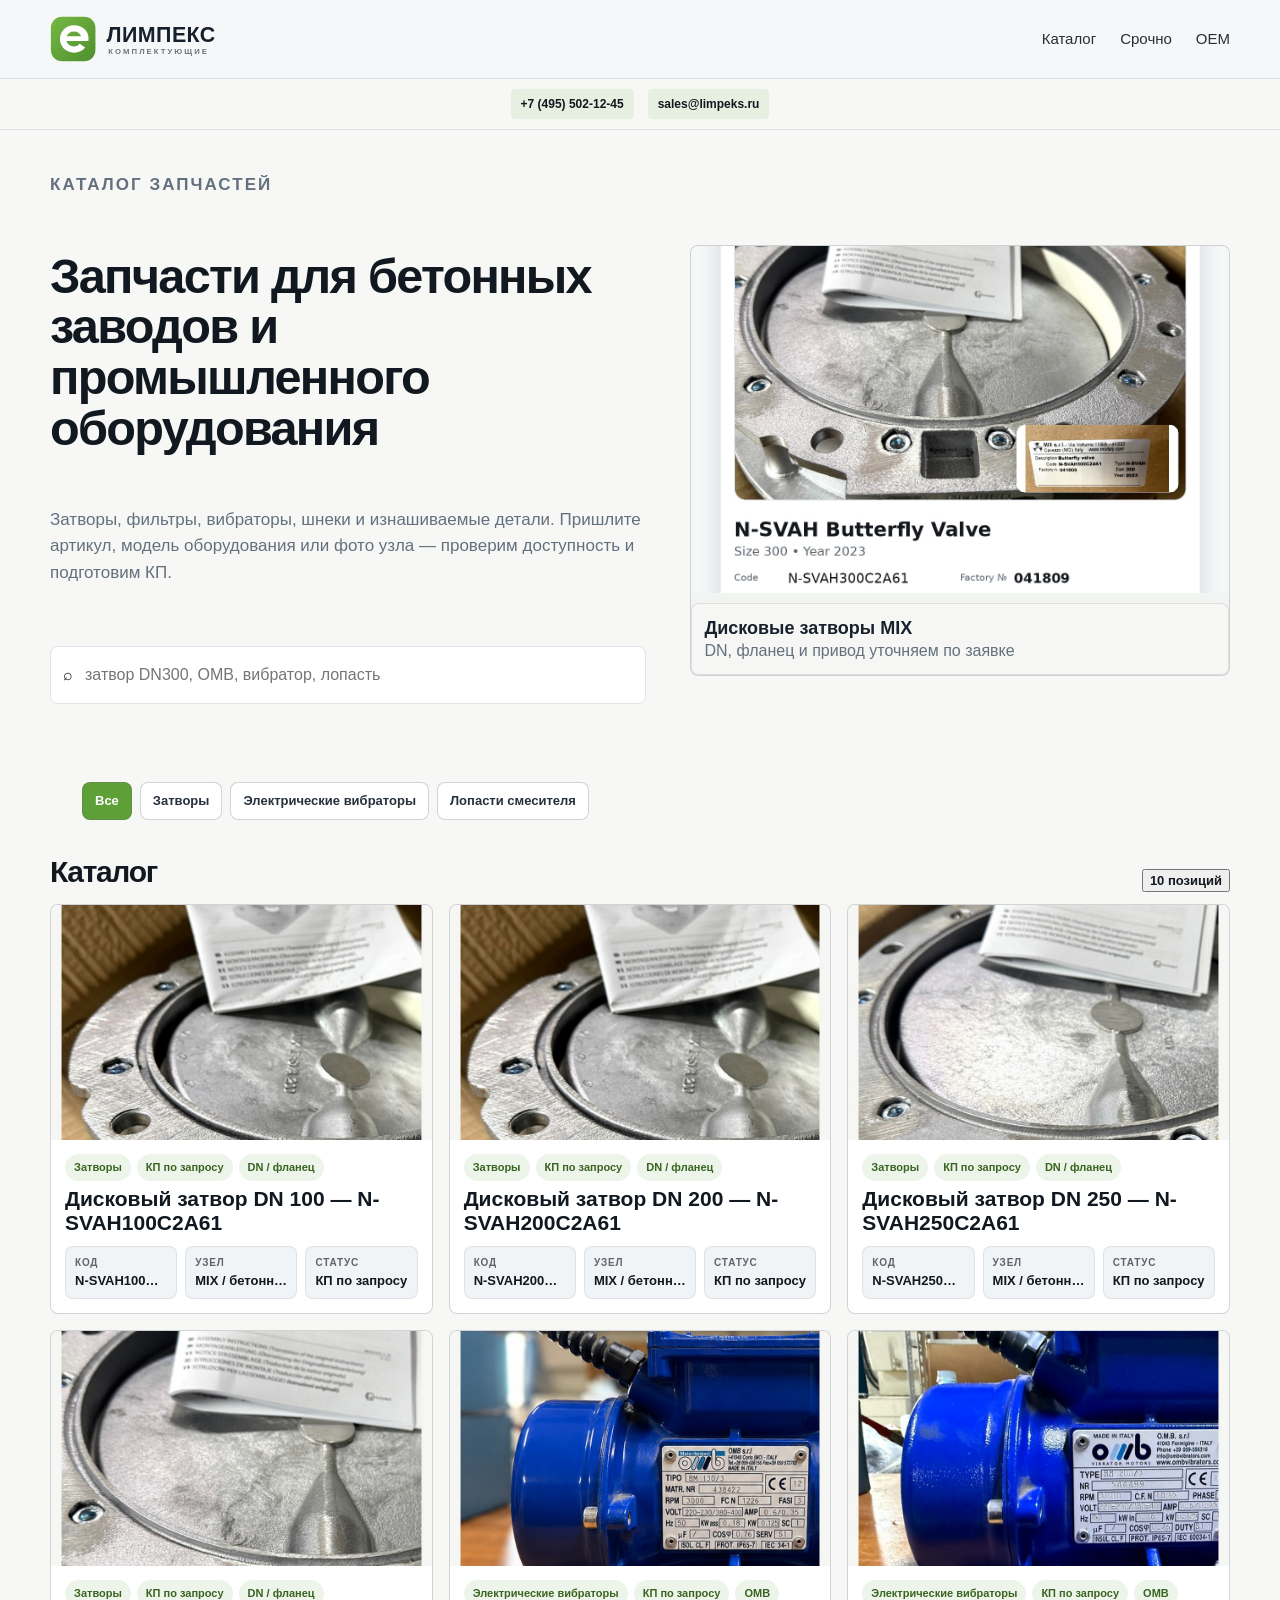
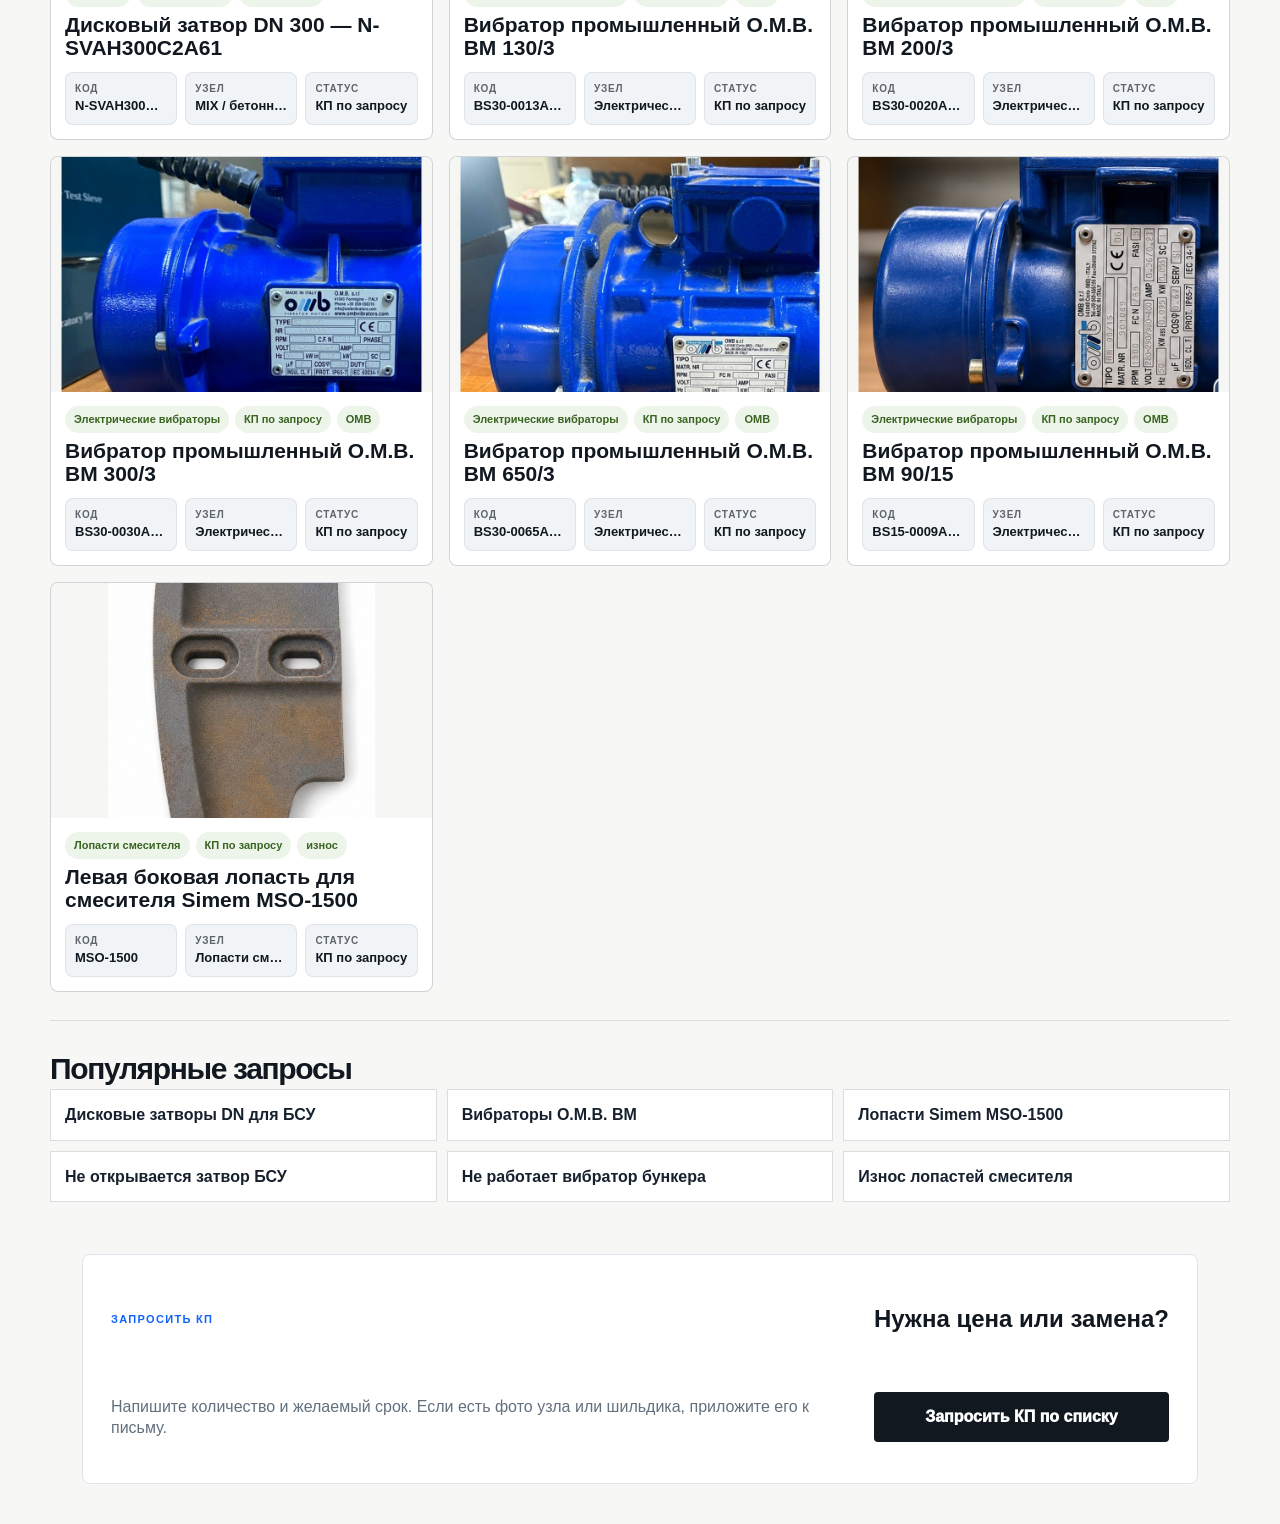
<file: index.html>
<!doctype html><html lang="ru"><head><meta charset="utf-8"><meta name="viewport" content="width=device-width, initial-scale=1"><title>Лимпекс — запчасти для БСУ и промышленного оборудования</title><meta name="description" content="Каталог запчастей для бетонных заводов и промышленного оборудования: затворы, фильтры, вибраторы, шнеки и изнашиваемые детали. Подбор по артикулу, модели, фото узла или шильдика."><meta name="robots" content="index,follow,max-image-preview:large"><link rel="canonical" href="https://retawrdg.github.io/industrial-design-variants/"><meta property="og:type" content="website"><meta property="og:locale" content="ru_RU"><meta property="og:title" content="Лимпекс — запчасти для БСУ и промышленного оборудования"><meta property="og:description" content="Каталог запчастей для бетонных заводов и промышленного оборудования: затворы, фильтры, вибраторы, шнеки и изнашиваемые детали. Подбор по артикулу, модели, фото узла или шильдика."><meta property="og:url" content="https://retawrdg.github.io/industrial-design-variants/"><meta property="og:image" content="https://retawrdg.github.io/industrial-design-variants/real-assets/real-4.jpg"><meta name="twitter:card" content="summary_large_image"><meta name="theme-color" content="#1f6b4a"><link rel="icon" href="brand/limpeks-mark-clean.svg" type="image/svg+xml"><link rel="stylesheet" href="styles.css"><script type="application/ld+json">{"@context":"https://schema.org","@graph":[{"@type":"Organization","@id":"https://retawrdg.github.io/industrial-design-variants/#organization","name":"Лимпекс","url":"https://retawrdg.github.io/industrial-design-variants/","logo":"https://retawrdg.github.io/industrial-design-variants/brand/limpeks-logo-clean.svg","email":["sales@limpeks.ru","mail@limpeks.ru"],"telephone":["+7 (495) 502-12-45","+7 (495) 737-40-11"],"contactPoint":[{"@type":"ContactPoint","telephone":"+7 (495) 502-12-45","email":"sales@limpeks.ru","contactType":"sales","areaServed":"RU","availableLanguage":["ru"]},{"@type":"ContactPoint","telephone":"+7 (495) 737-40-11","email":"mail@limpeks.ru","contactType":"customer service","areaServed":"RU","availableLanguage":["ru"]}]},{"@type":"WebSite","@id":"https://retawrdg.github.io/industrial-design-variants/#website","name":"Лимпекс — каталог запчастей","url":"https://retawrdg.github.io/industrial-design-variants/","publisher":{"@id":"https://retawrdg.github.io/industrial-design-variants/#organization"},"inLanguage":"ru-RU"},{"@type":"WebPage","@id":"https://retawrdg.github.io/industrial-design-variants/#webpage","url":"https://retawrdg.github.io/industrial-design-variants/","name":"Лимпекс — запчасти для БСУ и промышленного оборудования","description":"Каталог запчастей для бетонных заводов и промышленного оборудования: затворы, фильтры, вибраторы, шнеки и изнашиваемые детали. Подбор по артикулу, модели, фото узла или шильдика.","isPartOf":{"@id":"https://retawrdg.github.io/industrial-design-variants/#website"},"about":{"@id":"https://retawrdg.github.io/industrial-design-variants/#organization"},"inLanguage":"ru-RU","primaryImageOfPage":{"@type":"ImageObject","url":"https://retawrdg.github.io/industrial-design-variants/real-assets/real-4.jpg"}},{"@type":"BreadcrumbList","@id":"https://retawrdg.github.io/industrial-design-variants/#breadcrumb","itemListElement":[{"@type":"ListItem","position":1,"name":"Лимпекс","item":"https://retawrdg.github.io/industrial-design-variants/"},{"@type":"ListItem","position":2,"name":"Каталог запчастей","item":"https://retawrdg.github.io/industrial-design-variants/"}]}]}</script></head><body class="theme-a"><div class="mobile-shell"><header class="topbar"><a class="logo" href="index.html"><img src="brand/limpeks-logo-clean.svg" alt="Лимпекс"></a><nav class="nav-mini"><a href="#catalog">Каталог</a><a href="variant-b.html">Срочно</a><a href="variant-c.html">OEM</a></nav></header><div class="contact-strip"><a href="tel:+74955021245">+7 (495) 502-12-45</a><a href="mailto:sales@limpeks.ru">sales@limpeks.ru</a></div><main><section class="hero"><p class="micro">Каталог запчастей</p><h1>Запчасти для бетонных заводов и промышленного оборудования</h1><p>Затворы, фильтры, вибраторы, шнеки и изнашиваемые детали. Пришлите артикул, модель оборудования или фото узла — проверим доступность и подготовим КП.</p><div class="searchbar"><span>⌕</span><input id="searchInput" placeholder="затвор DN300, OMB, вибратор, лопасть"></div><div class="hero-photo"><img src="real-assets/real-4.jpg" alt="Дисковый затвор DN300"><span class="photo-badge">ТИП ДЕТАЛИ</span><div class="photo-caption"><strong>Дисковые затворы MIX</strong><span class="muted">DN, фланец и привод уточняем по заявке</span></div></div></section><div id="chips" class="chips"></div><section class="section" id="catalog"><div class="section-head"><h2>Каталог</h2><button class="small-link" data-scroll-products><span id="resultCount">0 позиций</span></button></div><div id="productGrid" class="product-grid"></div></section><section class="seo-links section"><h2>Популярные запросы</h2><div class="seo-link-grid"><a href="zapchasti/diskovye-zatvory-dn/">Дисковые затворы DN для БСУ</a><a href="zapchasti/vibratory-omb/">Вибраторы O.M.B. BM</a><a href="zapchasti/lopasti-smesitelya-simem/">Лопасти Simem MSO-1500</a><a href="diagnostika/ne-otkryvaetsya-zatvor-bsu/">Не открывается затвор БСУ</a><a href="diagnostika/ne-rabotaet-vibrator-bunkera/">Не работает вибратор бункера</a><a href="diagnostika/iznos-lopastey-smesitelya/">Износ лопастей смесителя</a></div></section><section class="rfq-card"><p class="micro">Запросить КП</p><h2>Нужна цена или замена?</h2><p class="muted">Напишите количество и желаемый срок. Если есть фото узла или шильдика, приложите его к письму.</p><button class="btn secondary full" data-rfq>Запросить КП по списку</button></section></main><div class="bottom-cta"><div class="bottom-inner"><button class="btn primary full" data-rfq>Запросить КП</button></div></div></div><div id="drawer" class="drawer" aria-hidden="true"><div class="drawer-backdrop" data-close></div><div class="drawer-panel"><img id="drawerImg" alt=""><div id="drawerGallery" class="drawer-gallery"></div><div class="drawer-head"><div><h2 id="drawerTitle"></h2><p id="drawerSub" class="muted"></p></div><button class="x" data-close>×</button></div><div id="drawerSpecs" class="spec-list"></div><p id="drawerNote" class="muted"></p><button class="btn primary full" data-rfq>Запросить КП по этой позиции</button></div></div><script src="products.js"></script><script src="app.js"></script></body></html>
</file>
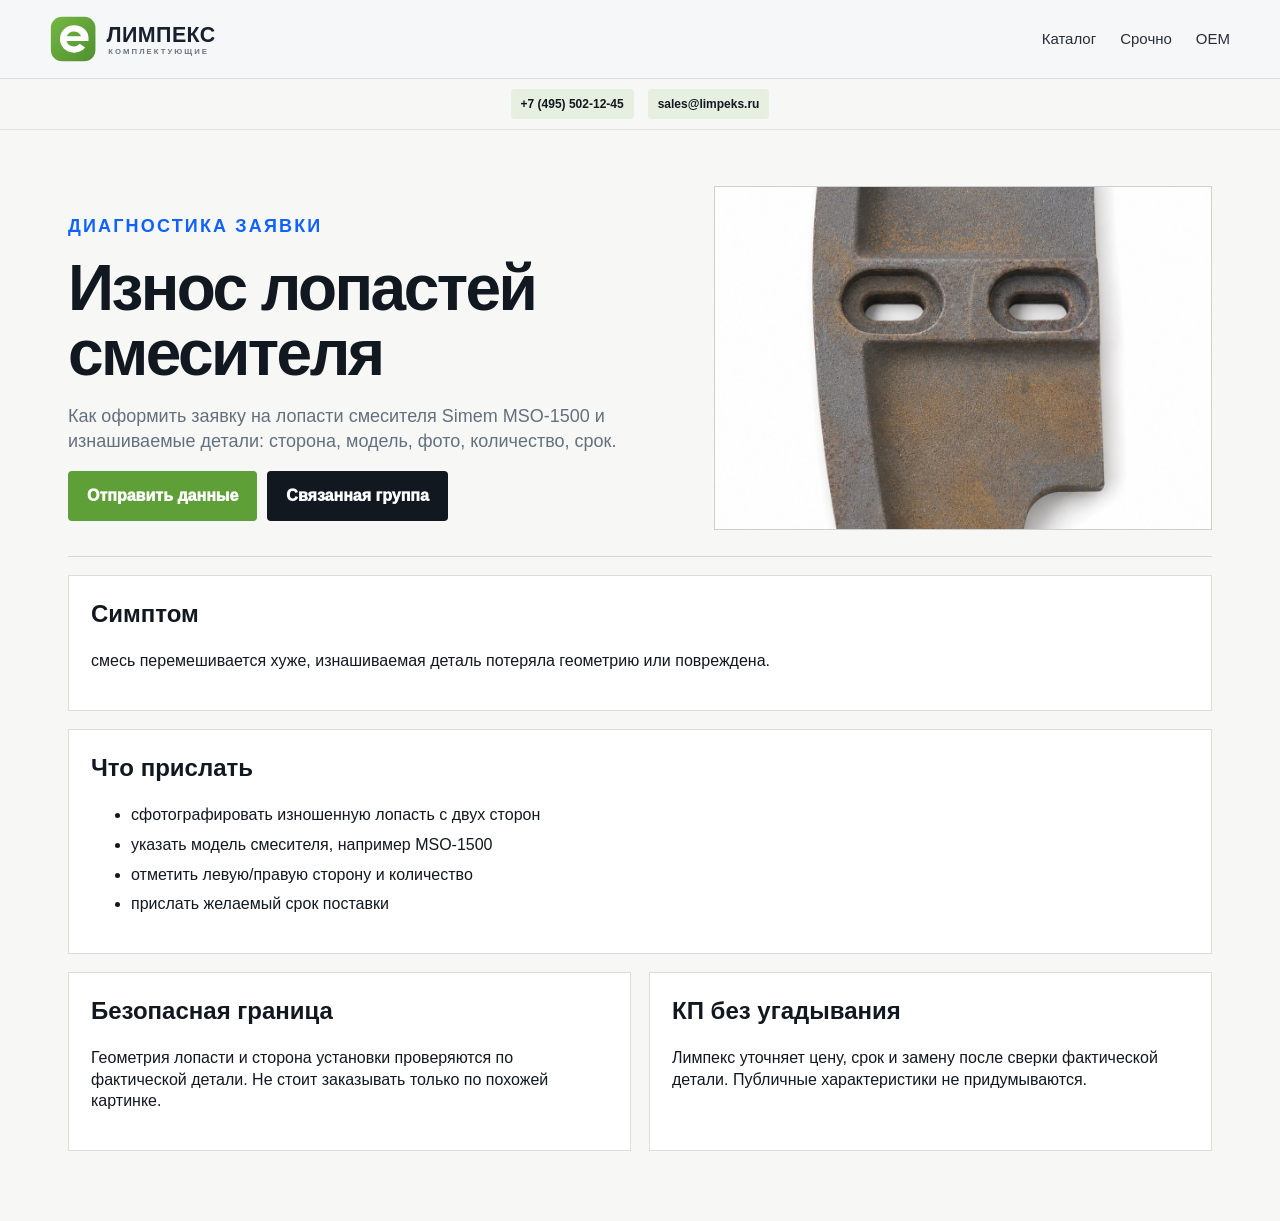
<file: diagnostika/iznos-lopastey-smesitelya/index.html>
<!doctype html><html lang="ru"><head><meta charset="utf-8"><meta name="viewport" content="width=device-width, initial-scale=1"><title>Износ лопастей смесителя — когда готовить замену</title><meta name="description" content="Как оформить заявку на лопасти смесителя Simem MSO-1500 и изнашиваемые детали: сторона, модель, фото, количество, срок."><meta name="robots" content="index,follow,max-image-preview:large"><link rel="canonical" href="https://retawrdg.github.io/industrial-design-variants/diagnostika/iznos-lopastey-smesitelya/"><meta property="og:type" content="website"><meta property="og:locale" content="ru_RU"><meta property="og:title" content="Износ лопастей смесителя — когда готовить замену"><meta property="og:description" content="Как оформить заявку на лопасти смесителя Simem MSO-1500 и изнашиваемые детали: сторона, модель, фото, количество, срок."><meta property="og:url" content="https://retawrdg.github.io/industrial-design-variants/diagnostika/iznos-lopastey-smesitelya/"><meta property="og:image" content="https://retawrdg.github.io/industrial-design-variants/real-assets/real-10.jpg"><meta name="twitter:card" content="summary_large_image"><meta name="theme-color" content="#5f9f37"><link rel="icon" href="../../brand/limpeks-mark-clean.svg" type="image/svg+xml"><link rel="stylesheet" href="../../styles.css"><script type="application/ld+json">{"@context":"https://schema.org","@graph":[{"@type":"Organization","@id":"https://retawrdg.github.io/industrial-design-variants/#organization","name":"Лимпекс","url":"https://retawrdg.github.io/industrial-design-variants/","logo":"https://retawrdg.github.io/industrial-design-variants/brand/limpeks-logo-clean.svg","email":["sales@limpeks.ru","mail@limpeks.ru"],"telephone":["+7 (495) 502-12-45","+7 (495) 737-40-11"]},{"@type":"WebSite","@id":"https://retawrdg.github.io/industrial-design-variants/#website","name":"Лимпекс — каталог запчастей","url":"https://retawrdg.github.io/industrial-design-variants/","publisher":{"@id":"https://retawrdg.github.io/industrial-design-variants/#organization"},"inLanguage":"ru-RU"},{"@type":"WebPage","@id":"https://retawrdg.github.io/industrial-design-variants/diagnostika/iznos-lopastey-smesitelya/#webpage","url":"https://retawrdg.github.io/industrial-design-variants/diagnostika/iznos-lopastey-smesitelya/","name":"Износ лопастей смесителя — когда готовить замену","description":"Как оформить заявку на лопасти смесителя Simem MSO-1500 и изнашиваемые детали: сторона, модель, фото, количество, срок.","isPartOf":{"@id":"https://retawrdg.github.io/industrial-design-variants/#website"},"about":{"@id":"https://retawrdg.github.io/industrial-design-variants/#organization"},"inLanguage":"ru-RU","primaryImageOfPage":{"@type":"ImageObject","url":"https://retawrdg.github.io/industrial-design-variants/real-assets/real-10.jpg"}},{"@type":"BreadcrumbList","@id":"https://retawrdg.github.io/industrial-design-variants/diagnostika/iznos-lopastey-smesitelya/#breadcrumb","itemListElement":[{"@type":"ListItem","position":1,"name":"Лимпекс","item":"https://retawrdg.github.io/industrial-design-variants/"},{"@type":"ListItem","position":2,"name":"Износ лопастей смесителя — когда готовить замену","item":"https://retawrdg.github.io/industrial-design-variants/diagnostika/iznos-lopastey-smesitelya/"}]},{"@type":"TechArticle","@id":"https://retawrdg.github.io/industrial-design-variants/diagnostika/iznos-lopastey-smesitelya/#article","headline":"Износ лопастей смесителя — когда готовить замену","description":"Как оформить заявку на лопасти смесителя Simem MSO-1500 и изнашиваемые детали: сторона, модель, фото, количество, срок.","image":"https://retawrdg.github.io/industrial-design-variants/real-assets/real-10.jpg","author":{"@id":"https://retawrdg.github.io/industrial-design-variants/#organization"},"publisher":{"@id":"https://retawrdg.github.io/industrial-design-variants/#organization"},"inLanguage":"ru-RU","mainEntityOfPage":"https://retawrdg.github.io/industrial-design-variants/diagnostika/iznos-lopastey-smesitelya/"}]}</script></head><body class="theme-a seo-body"><div class="mobile-shell seo-shell"><header class="topbar"><a class="logo" href="../../index.html"><img src="../../brand/limpeks-logo-clean.svg" alt="Лимпекс"></a><nav class="nav-mini"><a href="../../index.html#catalog">Каталог</a><a href="../../variant-b.html">Срочно</a><a href="../../variant-c.html">OEM</a></nav></header><div class="contact-strip"><a href="tel:+74955021245">+7 (495) 502-12-45</a><a href="mailto:sales@limpeks.ru">sales@limpeks.ru</a></div><main class="seo-page"><section class="seo-hero"><div><p class="micro">Диагностика заявки</p><h1>Износ лопастей смесителя</h1><p>Как оформить заявку на лопасти смесителя Simem MSO-1500 и изнашиваемые детали: сторона, модель, фото, количество, срок.</p><div class="seo-cta"><a class="btn primary" href="mailto:sales@limpeks.ru?subject=Подбор детали — Износ лопастей смесителя">Отправить данные</a><a class="btn secondary" href="../../zapchasti/lopasti-smesitelya-simem/">Связанная группа</a></div></div><img src="../../real-assets/real-10.jpg" alt="Износ лопастей смесителя"></section><section class="seo-block"><h2>Симптом</h2><p>смесь перемешивается хуже, изнашиваемая деталь потеряла геометрию или повреждена.</p></section><section class="seo-block"><h2>Что прислать</h2><ul class="seo-list"><li>сфотографировать изношенную лопасть с двух сторон</li><li>указать модель смесителя, например MSO-1500</li><li>отметить левую/правую сторону и количество</li><li>прислать желаемый срок поставки</li></ul></section><section class="seo-grid"><article><h2>Безопасная граница</h2><p>Геометрия лопасти и сторона установки проверяются по фактической детали. Не стоит заказывать только по похожей картинке.</p></article><article><h2>КП без угадывания</h2><p>Лимпекс уточняет цену, срок и замену после сверки фактической детали. Публичные характеристики не придумываются.</p></article></section></main></div></body></html>
</file>
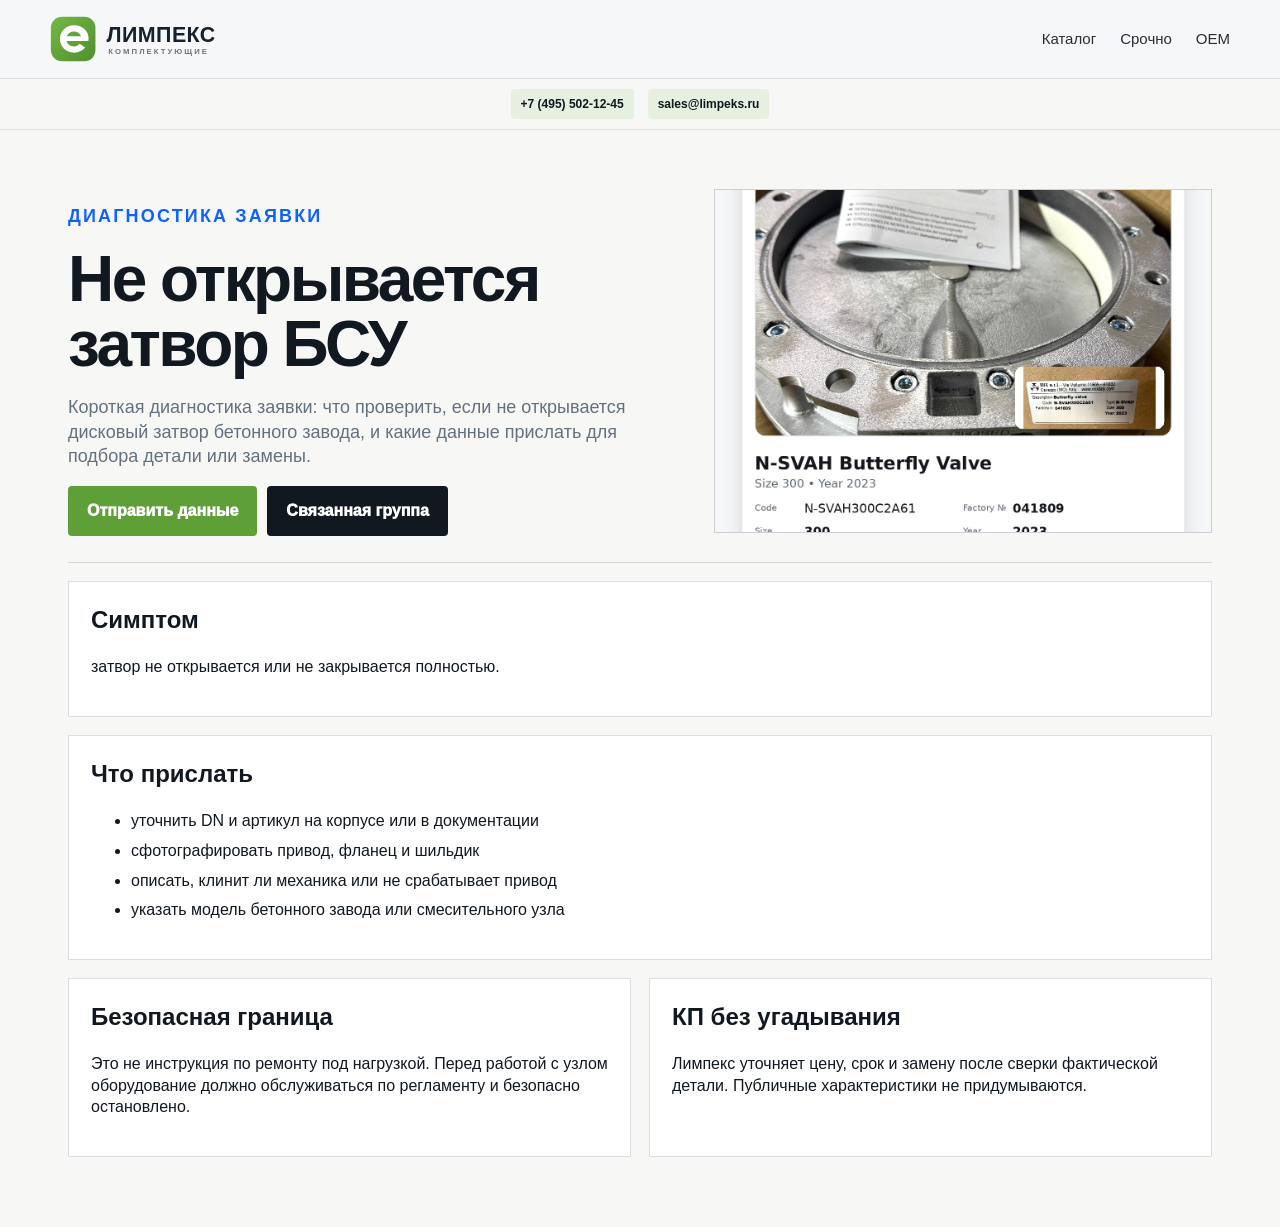
<file: diagnostika/ne-otkryvaetsya-zatvor-bsu/index.html>
<!doctype html><html lang="ru"><head><meta charset="utf-8"><meta name="viewport" content="width=device-width, initial-scale=1"><title>Не открывается затвор БСУ — что проверить перед заявкой</title><meta name="description" content="Короткая диагностика заявки: что проверить, если не открывается дисковый затвор бетонного завода, и какие данные прислать для подбора детали или замены."><meta name="robots" content="index,follow,max-image-preview:large"><link rel="canonical" href="https://retawrdg.github.io/industrial-design-variants/diagnostika/ne-otkryvaetsya-zatvor-bsu/"><meta property="og:type" content="website"><meta property="og:locale" content="ru_RU"><meta property="og:title" content="Не открывается затвор БСУ — что проверить перед заявкой"><meta property="og:description" content="Короткая диагностика заявки: что проверить, если не открывается дисковый затвор бетонного завода, и какие данные прислать для подбора детали или замены."><meta property="og:url" content="https://retawrdg.github.io/industrial-design-variants/diagnostika/ne-otkryvaetsya-zatvor-bsu/"><meta property="og:image" content="https://retawrdg.github.io/industrial-design-variants/real-assets/real-4.jpg"><meta name="twitter:card" content="summary_large_image"><meta name="theme-color" content="#5f9f37"><link rel="icon" href="../../brand/limpeks-mark-clean.svg" type="image/svg+xml"><link rel="stylesheet" href="../../styles.css"><script type="application/ld+json">{"@context":"https://schema.org","@graph":[{"@type":"Organization","@id":"https://retawrdg.github.io/industrial-design-variants/#organization","name":"Лимпекс","url":"https://retawrdg.github.io/industrial-design-variants/","logo":"https://retawrdg.github.io/industrial-design-variants/brand/limpeks-logo-clean.svg","email":["sales@limpeks.ru","mail@limpeks.ru"],"telephone":["+7 (495) 502-12-45","+7 (495) 737-40-11"]},{"@type":"WebSite","@id":"https://retawrdg.github.io/industrial-design-variants/#website","name":"Лимпекс — каталог запчастей","url":"https://retawrdg.github.io/industrial-design-variants/","publisher":{"@id":"https://retawrdg.github.io/industrial-design-variants/#organization"},"inLanguage":"ru-RU"},{"@type":"WebPage","@id":"https://retawrdg.github.io/industrial-design-variants/diagnostika/ne-otkryvaetsya-zatvor-bsu/#webpage","url":"https://retawrdg.github.io/industrial-design-variants/diagnostika/ne-otkryvaetsya-zatvor-bsu/","name":"Не открывается затвор БСУ — что проверить перед заявкой","description":"Короткая диагностика заявки: что проверить, если не открывается дисковый затвор бетонного завода, и какие данные прислать для подбора детали или замены.","isPartOf":{"@id":"https://retawrdg.github.io/industrial-design-variants/#website"},"about":{"@id":"https://retawrdg.github.io/industrial-design-variants/#organization"},"inLanguage":"ru-RU","primaryImageOfPage":{"@type":"ImageObject","url":"https://retawrdg.github.io/industrial-design-variants/real-assets/real-4.jpg"}},{"@type":"BreadcrumbList","@id":"https://retawrdg.github.io/industrial-design-variants/diagnostika/ne-otkryvaetsya-zatvor-bsu/#breadcrumb","itemListElement":[{"@type":"ListItem","position":1,"name":"Лимпекс","item":"https://retawrdg.github.io/industrial-design-variants/"},{"@type":"ListItem","position":2,"name":"Не открывается затвор БСУ — что проверить перед заявкой","item":"https://retawrdg.github.io/industrial-design-variants/diagnostika/ne-otkryvaetsya-zatvor-bsu/"}]},{"@type":"TechArticle","@id":"https://retawrdg.github.io/industrial-design-variants/diagnostika/ne-otkryvaetsya-zatvor-bsu/#article","headline":"Не открывается затвор БСУ — что проверить перед заявкой","description":"Короткая диагностика заявки: что проверить, если не открывается дисковый затвор бетонного завода, и какие данные прислать для подбора детали или замены.","image":"https://retawrdg.github.io/industrial-design-variants/real-assets/real-4.jpg","author":{"@id":"https://retawrdg.github.io/industrial-design-variants/#organization"},"publisher":{"@id":"https://retawrdg.github.io/industrial-design-variants/#organization"},"inLanguage":"ru-RU","mainEntityOfPage":"https://retawrdg.github.io/industrial-design-variants/diagnostika/ne-otkryvaetsya-zatvor-bsu/"}]}</script></head><body class="theme-a seo-body"><div class="mobile-shell seo-shell"><header class="topbar"><a class="logo" href="../../index.html"><img src="../../brand/limpeks-logo-clean.svg" alt="Лимпекс"></a><nav class="nav-mini"><a href="../../index.html#catalog">Каталог</a><a href="../../variant-b.html">Срочно</a><a href="../../variant-c.html">OEM</a></nav></header><div class="contact-strip"><a href="tel:+74955021245">+7 (495) 502-12-45</a><a href="mailto:sales@limpeks.ru">sales@limpeks.ru</a></div><main class="seo-page"><section class="seo-hero"><div><p class="micro">Диагностика заявки</p><h1>Не открывается затвор БСУ</h1><p>Короткая диагностика заявки: что проверить, если не открывается дисковый затвор бетонного завода, и какие данные прислать для подбора детали или замены.</p><div class="seo-cta"><a class="btn primary" href="mailto:sales@limpeks.ru?subject=Подбор детали — Не открывается затвор БСУ">Отправить данные</a><a class="btn secondary" href="../../zapchasti/diskovye-zatvory-dn/">Связанная группа</a></div></div><img src="../../real-assets/real-4.jpg" alt="Не открывается затвор БСУ"></section><section class="seo-block"><h2>Симптом</h2><p>затвор не открывается или не закрывается полностью.</p></section><section class="seo-block"><h2>Что прислать</h2><ul class="seo-list"><li>уточнить DN и артикул на корпусе или в документации</li><li>сфотографировать привод, фланец и шильдик</li><li>описать, клинит ли механика или не срабатывает привод</li><li>указать модель бетонного завода или смесительного узла</li></ul></section><section class="seo-grid"><article><h2>Безопасная граница</h2><p>Это не инструкция по ремонту под нагрузкой. Перед работой с узлом оборудование должно обслуживаться по регламенту и безопасно остановлено.</p></article><article><h2>КП без угадывания</h2><p>Лимпекс уточняет цену, срок и замену после сверки фактической детали. Публичные характеристики не придумываются.</p></article></section></main></div></body></html>
</file>
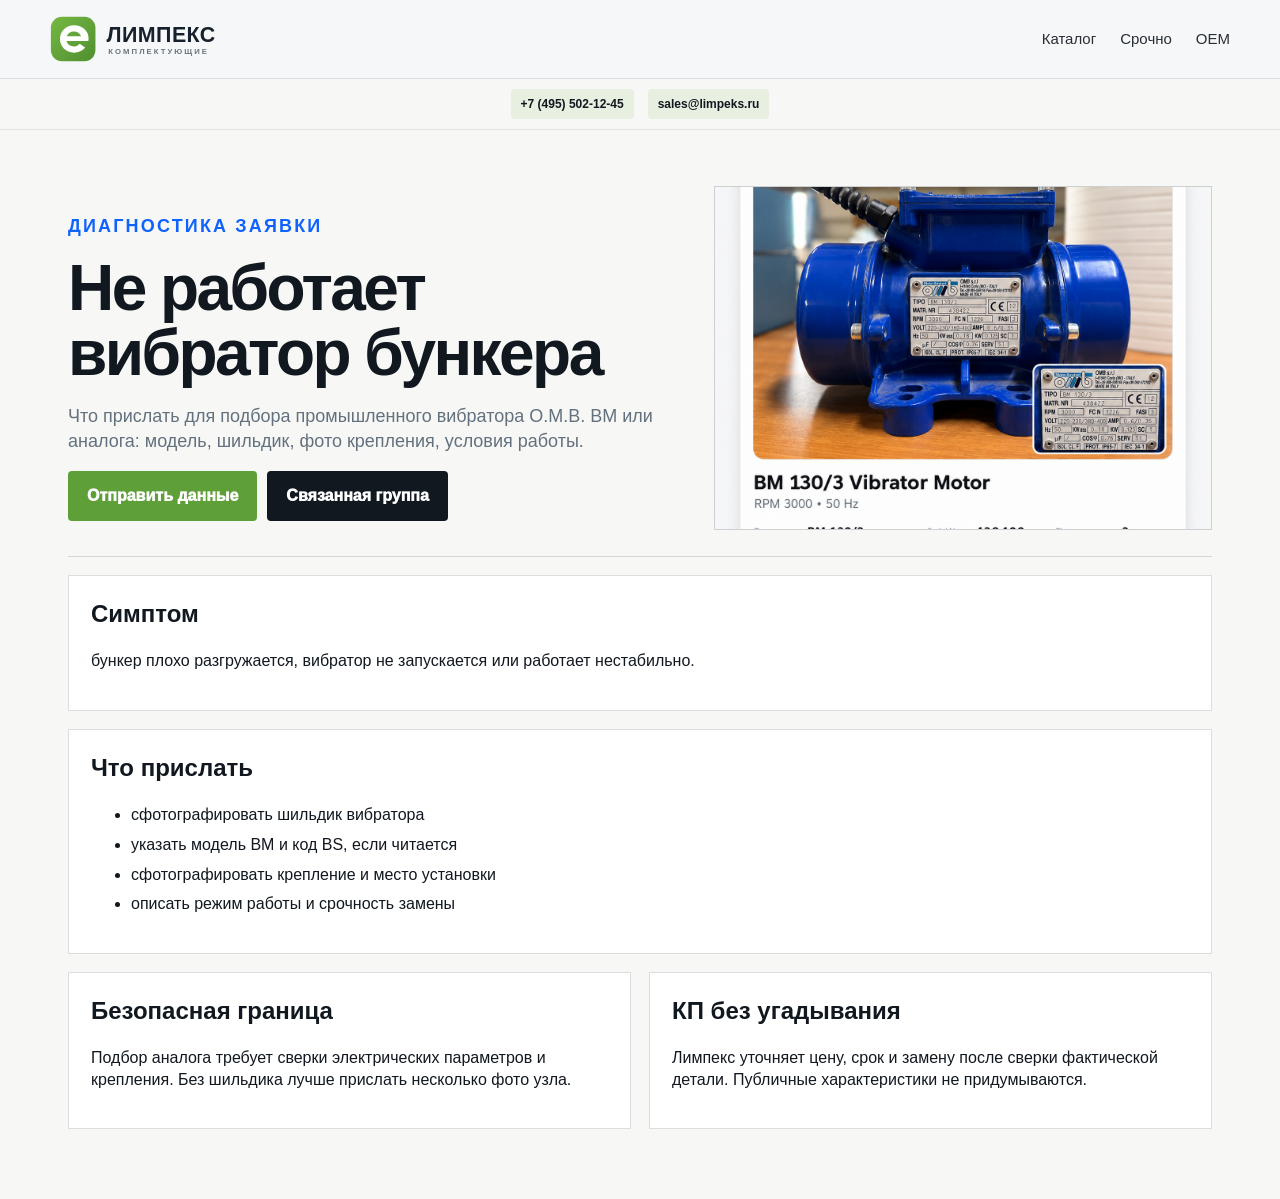
<file: diagnostika/ne-rabotaet-vibrator-bunkera/index.html>
<!doctype html><html lang="ru"><head><meta charset="utf-8"><meta name="viewport" content="width=device-width, initial-scale=1"><title>Не работает вибратор бункера — данные для подбора O.M.B. BM</title><meta name="description" content="Что прислать для подбора промышленного вибратора O.M.B. BM или аналога: модель, шильдик, фото крепления, условия работы."><meta name="robots" content="index,follow,max-image-preview:large"><link rel="canonical" href="https://retawrdg.github.io/industrial-design-variants/diagnostika/ne-rabotaet-vibrator-bunkera/"><meta property="og:type" content="website"><meta property="og:locale" content="ru_RU"><meta property="og:title" content="Не работает вибратор бункера — данные для подбора O.M.B. BM"><meta property="og:description" content="Что прислать для подбора промышленного вибратора O.M.B. BM или аналога: модель, шильдик, фото крепления, условия работы."><meta property="og:url" content="https://retawrdg.github.io/industrial-design-variants/diagnostika/ne-rabotaet-vibrator-bunkera/"><meta property="og:image" content="https://retawrdg.github.io/industrial-design-variants/real-assets/real-5.png"><meta name="twitter:card" content="summary_large_image"><meta name="theme-color" content="#5f9f37"><link rel="icon" href="../../brand/limpeks-mark-clean.svg" type="image/svg+xml"><link rel="stylesheet" href="../../styles.css"><script type="application/ld+json">{"@context":"https://schema.org","@graph":[{"@type":"Organization","@id":"https://retawrdg.github.io/industrial-design-variants/#organization","name":"Лимпекс","url":"https://retawrdg.github.io/industrial-design-variants/","logo":"https://retawrdg.github.io/industrial-design-variants/brand/limpeks-logo-clean.svg","email":["sales@limpeks.ru","mail@limpeks.ru"],"telephone":["+7 (495) 502-12-45","+7 (495) 737-40-11"]},{"@type":"WebSite","@id":"https://retawrdg.github.io/industrial-design-variants/#website","name":"Лимпекс — каталог запчастей","url":"https://retawrdg.github.io/industrial-design-variants/","publisher":{"@id":"https://retawrdg.github.io/industrial-design-variants/#organization"},"inLanguage":"ru-RU"},{"@type":"WebPage","@id":"https://retawrdg.github.io/industrial-design-variants/diagnostika/ne-rabotaet-vibrator-bunkera/#webpage","url":"https://retawrdg.github.io/industrial-design-variants/diagnostika/ne-rabotaet-vibrator-bunkera/","name":"Не работает вибратор бункера — данные для подбора O.M.B. BM","description":"Что прислать для подбора промышленного вибратора O.M.B. BM или аналога: модель, шильдик, фото крепления, условия работы.","isPartOf":{"@id":"https://retawrdg.github.io/industrial-design-variants/#website"},"about":{"@id":"https://retawrdg.github.io/industrial-design-variants/#organization"},"inLanguage":"ru-RU","primaryImageOfPage":{"@type":"ImageObject","url":"https://retawrdg.github.io/industrial-design-variants/real-assets/real-5.png"}},{"@type":"BreadcrumbList","@id":"https://retawrdg.github.io/industrial-design-variants/diagnostika/ne-rabotaet-vibrator-bunkera/#breadcrumb","itemListElement":[{"@type":"ListItem","position":1,"name":"Лимпекс","item":"https://retawrdg.github.io/industrial-design-variants/"},{"@type":"ListItem","position":2,"name":"Не работает вибратор бункера — данные для подбора O.M.B. BM","item":"https://retawrdg.github.io/industrial-design-variants/diagnostika/ne-rabotaet-vibrator-bunkera/"}]},{"@type":"TechArticle","@id":"https://retawrdg.github.io/industrial-design-variants/diagnostika/ne-rabotaet-vibrator-bunkera/#article","headline":"Не работает вибратор бункера — данные для подбора O.M.B. BM","description":"Что прислать для подбора промышленного вибратора O.M.B. BM или аналога: модель, шильдик, фото крепления, условия работы.","image":"https://retawrdg.github.io/industrial-design-variants/real-assets/real-5.png","author":{"@id":"https://retawrdg.github.io/industrial-design-variants/#organization"},"publisher":{"@id":"https://retawrdg.github.io/industrial-design-variants/#organization"},"inLanguage":"ru-RU","mainEntityOfPage":"https://retawrdg.github.io/industrial-design-variants/diagnostika/ne-rabotaet-vibrator-bunkera/"}]}</script></head><body class="theme-a seo-body"><div class="mobile-shell seo-shell"><header class="topbar"><a class="logo" href="../../index.html"><img src="../../brand/limpeks-logo-clean.svg" alt="Лимпекс"></a><nav class="nav-mini"><a href="../../index.html#catalog">Каталог</a><a href="../../variant-b.html">Срочно</a><a href="../../variant-c.html">OEM</a></nav></header><div class="contact-strip"><a href="tel:+74955021245">+7 (495) 502-12-45</a><a href="mailto:sales@limpeks.ru">sales@limpeks.ru</a></div><main class="seo-page"><section class="seo-hero"><div><p class="micro">Диагностика заявки</p><h1>Не работает вибратор бункера</h1><p>Что прислать для подбора промышленного вибратора O.M.B. BM или аналога: модель, шильдик, фото крепления, условия работы.</p><div class="seo-cta"><a class="btn primary" href="mailto:sales@limpeks.ru?subject=Подбор детали — Не работает вибратор бункера">Отправить данные</a><a class="btn secondary" href="../../zapchasti/vibratory-omb/">Связанная группа</a></div></div><img src="../../real-assets/real-5.png" alt="Не работает вибратор бункера"></section><section class="seo-block"><h2>Симптом</h2><p>бункер плохо разгружается, вибратор не запускается или работает нестабильно.</p></section><section class="seo-block"><h2>Что прислать</h2><ul class="seo-list"><li>сфотографировать шильдик вибратора</li><li>указать модель BM и код BS, если читается</li><li>сфотографировать крепление и место установки</li><li>описать режим работы и срочность замены</li></ul></section><section class="seo-grid"><article><h2>Безопасная граница</h2><p>Подбор аналога требует сверки электрических параметров и крепления. Без шильдика лучше прислать несколько фото узла.</p></article><article><h2>КП без угадывания</h2><p>Лимпекс уточняет цену, срок и замену после сверки фактической детали. Публичные характеристики не придумываются.</p></article></section></main></div></body></html>
</file>
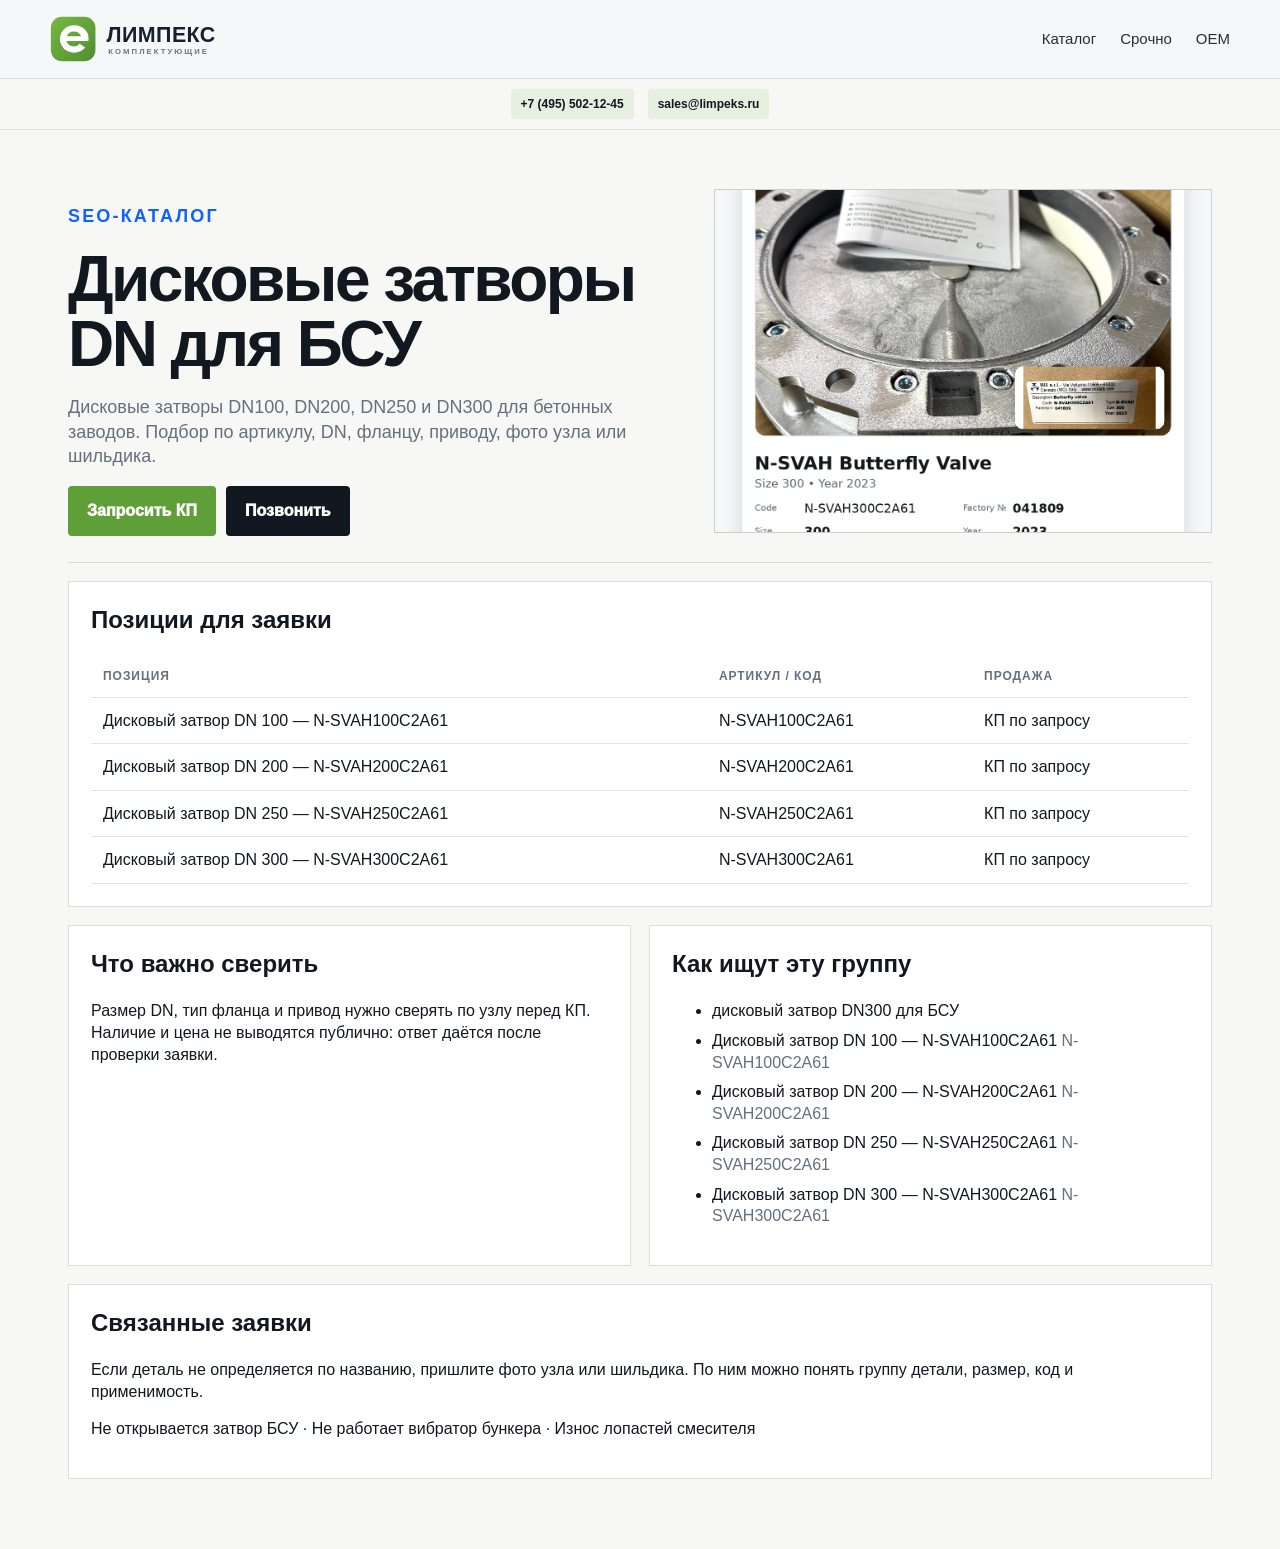
<file: zapchasti/diskovye-zatvory-dn/index.html>
<!doctype html><html lang="ru"><head><meta charset="utf-8"><meta name="viewport" content="width=device-width, initial-scale=1"><title>Дисковые затворы DN для бетонных заводов</title><meta name="description" content="Дисковые затворы DN100, DN200, DN250 и DN300 для бетонных заводов. Подбор по артикулу, DN, фланцу, приводу, фото узла или шильдика."><meta name="robots" content="index,follow,max-image-preview:large"><link rel="canonical" href="https://retawrdg.github.io/industrial-design-variants/zapchasti/diskovye-zatvory-dn/"><meta property="og:type" content="website"><meta property="og:locale" content="ru_RU"><meta property="og:title" content="Дисковые затворы DN для бетонных заводов"><meta property="og:description" content="Дисковые затворы DN100, DN200, DN250 и DN300 для бетонных заводов. Подбор по артикулу, DN, фланцу, приводу, фото узла или шильдика."><meta property="og:url" content="https://retawrdg.github.io/industrial-design-variants/zapchasti/diskovye-zatvory-dn/"><meta property="og:image" content="https://retawrdg.github.io/industrial-design-variants/real-assets/real-4.jpg"><meta name="twitter:card" content="summary_large_image"><meta name="theme-color" content="#5f9f37"><link rel="icon" href="../../brand/limpeks-mark-clean.svg" type="image/svg+xml"><link rel="stylesheet" href="../../styles.css"><script type="application/ld+json">{"@context":"https://schema.org","@graph":[{"@type":"Organization","@id":"https://retawrdg.github.io/industrial-design-variants/#organization","name":"Лимпекс","url":"https://retawrdg.github.io/industrial-design-variants/","logo":"https://retawrdg.github.io/industrial-design-variants/brand/limpeks-logo-clean.svg","email":["sales@limpeks.ru","mail@limpeks.ru"],"telephone":["+7 (495) 502-12-45","+7 (495) 737-40-11"]},{"@type":"WebSite","@id":"https://retawrdg.github.io/industrial-design-variants/#website","name":"Лимпекс — каталог запчастей","url":"https://retawrdg.github.io/industrial-design-variants/","publisher":{"@id":"https://retawrdg.github.io/industrial-design-variants/#organization"},"inLanguage":"ru-RU"},{"@type":"WebPage","@id":"https://retawrdg.github.io/industrial-design-variants/zapchasti/diskovye-zatvory-dn/#webpage","url":"https://retawrdg.github.io/industrial-design-variants/zapchasti/diskovye-zatvory-dn/","name":"Дисковые затворы DN для бетонных заводов","description":"Дисковые затворы DN100, DN200, DN250 и DN300 для бетонных заводов. Подбор по артикулу, DN, фланцу, приводу, фото узла или шильдика.","isPartOf":{"@id":"https://retawrdg.github.io/industrial-design-variants/#website"},"about":{"@id":"https://retawrdg.github.io/industrial-design-variants/#organization"},"inLanguage":"ru-RU","primaryImageOfPage":{"@type":"ImageObject","url":"https://retawrdg.github.io/industrial-design-variants/real-assets/real-4.jpg"}},{"@type":"BreadcrumbList","@id":"https://retawrdg.github.io/industrial-design-variants/zapchasti/diskovye-zatvory-dn/#breadcrumb","itemListElement":[{"@type":"ListItem","position":1,"name":"Лимпекс","item":"https://retawrdg.github.io/industrial-design-variants/"},{"@type":"ListItem","position":2,"name":"Дисковые затворы DN для бетонных заводов","item":"https://retawrdg.github.io/industrial-design-variants/zapchasti/diskovye-zatvory-dn/"}]},{"@type":"FAQPage","mainEntity":[{"@type":"Question","name":"Можно ли сразу увидеть цену и наличие?","acceptedAnswer":{"@type":"Answer","text":"Публичная цена и наличие не выводятся. Лимпекс проверяет позицию по заявке, количеству, сроку и данным узла."}},{"@type":"Question","name":"Что прислать для подбора?","acceptedAnswer":{"@type":"Answer","text":"Нужны артикул или модель, количество, желаемый срок, фото узла или шильдика при наличии."}}]}]}</script></head><body class="theme-a seo-body"><div class="mobile-shell seo-shell"><header class="topbar"><a class="logo" href="../../index.html"><img src="../../brand/limpeks-logo-clean.svg" alt="Лимпекс"></a><nav class="nav-mini"><a href="../../index.html#catalog">Каталог</a><a href="../../variant-b.html">Срочно</a><a href="../../variant-c.html">OEM</a></nav></header><div class="contact-strip"><a href="tel:+74955021245">+7 (495) 502-12-45</a><a href="mailto:sales@limpeks.ru">sales@limpeks.ru</a></div><main class="seo-page"><section class="seo-hero"><div><p class="micro">SEO-каталог</p><h1>Дисковые затворы DN для БСУ</h1><p>Дисковые затворы DN100, DN200, DN250 и DN300 для бетонных заводов. Подбор по артикулу, DN, фланцу, приводу, фото узла или шильдика.</p><div class="seo-cta"><a class="btn primary" href="mailto:sales@limpeks.ru?subject=Запрос КП — Дисковые затворы DN для БСУ">Запросить КП</a><a class="btn secondary" href="tel:+74955021245">Позвонить</a></div></div><img src="../../real-assets/real-4.jpg" alt="Дисковые затворы DN для БСУ"></section><section class="seo-block"><h2>Позиции для заявки</h2><table class="seo-table"><thead><tr><th>Позиция</th><th>Артикул / код</th><th>Продажа</th></tr></thead><tbody><tr><td>Дисковый затвор DN 100 — N-SVAH100C2A61</td><td>N-SVAH100C2А61</td><td>КП по запросу</td></tr><tr><td>Дисковый затвор DN 200 — N-SVAH200C2A61</td><td>N-SVAH200С2A61</td><td>КП по запросу</td></tr><tr><td>Дисковый затвор DN 250 — N-SVAH250C2A61</td><td>N-SVAH250С2А61</td><td>КП по запросу</td></tr><tr><td>Дисковый затвор DN 300 — N-SVAH300C2A61</td><td>N-SVAH300С2А61</td><td>КП по запросу</td></tr></tbody></table></section><section class="seo-grid"><article><h2>Что важно сверить</h2><p>Размер DN, тип фланца и привод нужно сверять по узлу перед КП. Наличие и цена не выводятся публично: ответ даётся после проверки заявки.</p></article><article><h2>Как ищут эту группу</h2><ul><li>дисковый затвор DN300 для БСУ</li><li>Дисковый затвор DN 100 — N-SVAH100C2A61 <span>N-SVAH100C2А61</span></li><li>Дисковый затвор DN 200 — N-SVAH200C2A61 <span>N-SVAH200С2A61</span></li><li>Дисковый затвор DN 250 — N-SVAH250C2A61 <span>N-SVAH250С2А61</span></li><li>Дисковый затвор DN 300 — N-SVAH300C2A61 <span>N-SVAH300С2А61</span></li></ul></article></section><section class="seo-block"><h2>Связанные заявки</h2><p>Если деталь не определяется по названию, пришлите фото узла или шильдика. По ним можно понять группу детали, размер, код и применимость.</p><p><a href="../../diagnostika/ne-otkryvaetsya-zatvor-bsu/">Не открывается затвор БСУ</a> · <a href="../../diagnostika/ne-rabotaet-vibrator-bunkera/">Не работает вибратор бункера</a> · <a href="../../diagnostika/iznos-lopastey-smesitelya/">Износ лопастей смесителя</a></p></section></main></div></body></html>
</file>
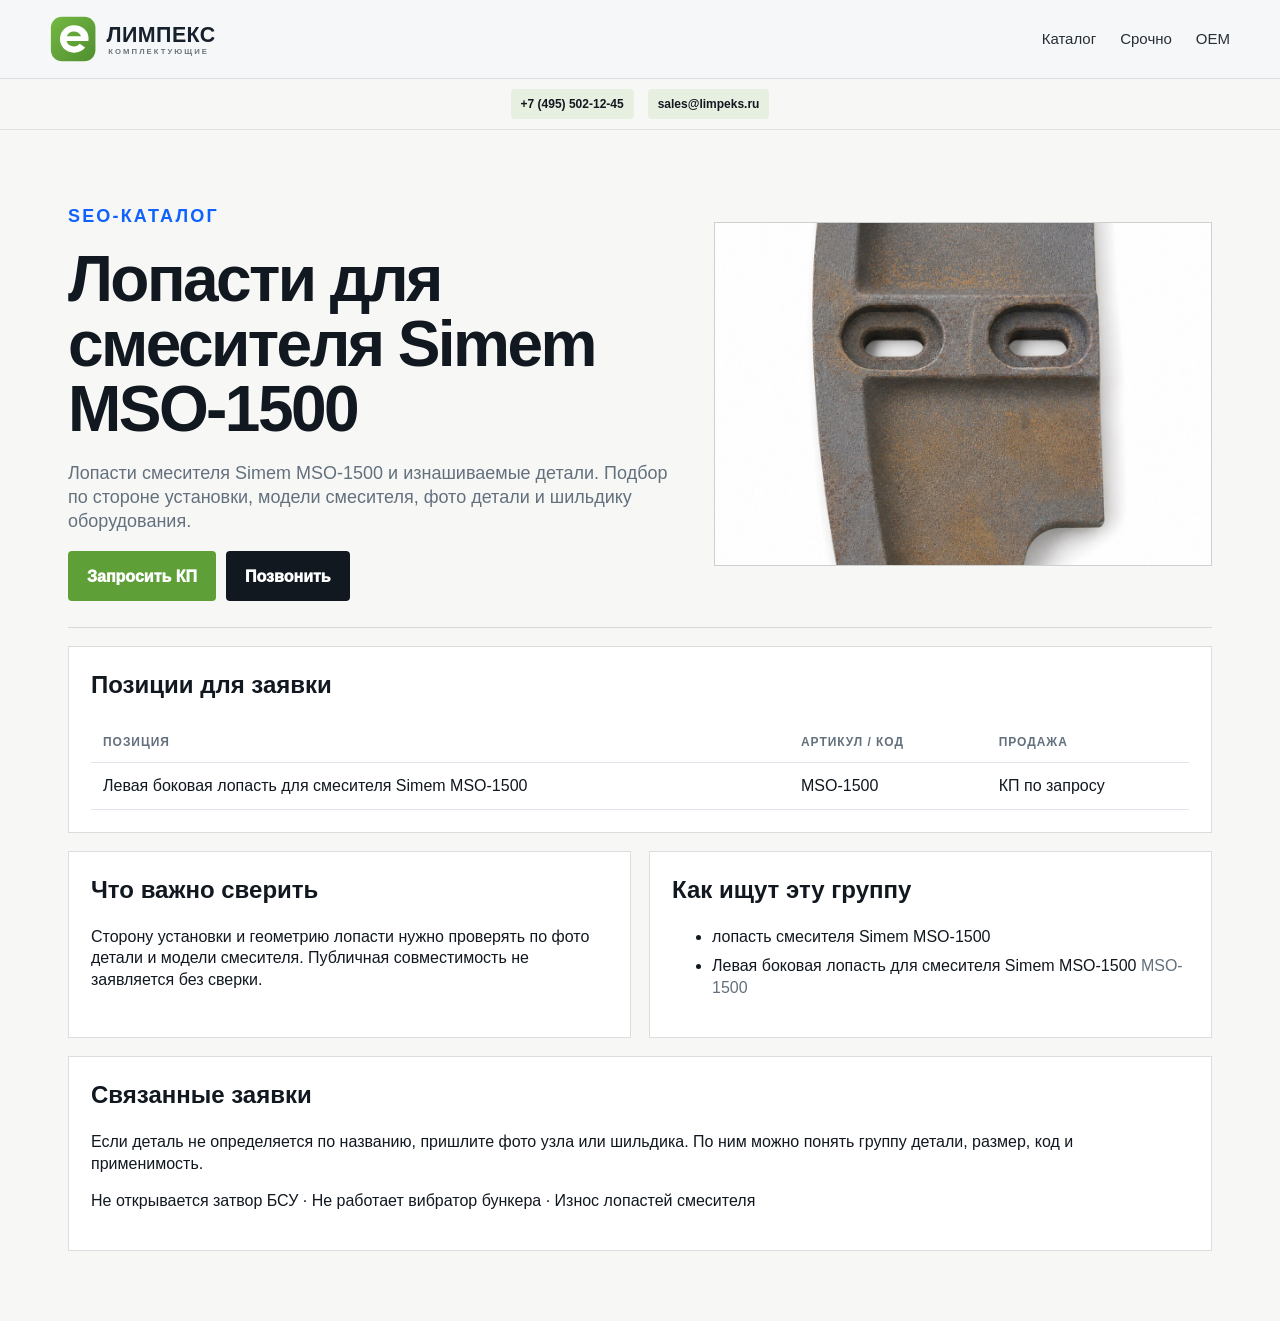
<file: zapchasti/lopasti-smesitelya-simem/index.html>
<!doctype html><html lang="ru"><head><meta charset="utf-8"><meta name="viewport" content="width=device-width, initial-scale=1"><title>Лопасти смесителя Simem MSO-1500</title><meta name="description" content="Лопасти смесителя Simem MSO-1500 и изнашиваемые детали. Подбор по стороне установки, модели смесителя, фото детали и шильдику оборудования."><meta name="robots" content="index,follow,max-image-preview:large"><link rel="canonical" href="https://retawrdg.github.io/industrial-design-variants/zapchasti/lopasti-smesitelya-simem/"><meta property="og:type" content="website"><meta property="og:locale" content="ru_RU"><meta property="og:title" content="Лопасти смесителя Simem MSO-1500"><meta property="og:description" content="Лопасти смесителя Simem MSO-1500 и изнашиваемые детали. Подбор по стороне установки, модели смесителя, фото детали и шильдику оборудования."><meta property="og:url" content="https://retawrdg.github.io/industrial-design-variants/zapchasti/lopasti-smesitelya-simem/"><meta property="og:image" content="https://retawrdg.github.io/industrial-design-variants/real-assets/real-10.jpg"><meta name="twitter:card" content="summary_large_image"><meta name="theme-color" content="#5f9f37"><link rel="icon" href="../../brand/limpeks-mark-clean.svg" type="image/svg+xml"><link rel="stylesheet" href="../../styles.css"><script type="application/ld+json">{"@context":"https://schema.org","@graph":[{"@type":"Organization","@id":"https://retawrdg.github.io/industrial-design-variants/#organization","name":"Лимпекс","url":"https://retawrdg.github.io/industrial-design-variants/","logo":"https://retawrdg.github.io/industrial-design-variants/brand/limpeks-logo-clean.svg","email":["sales@limpeks.ru","mail@limpeks.ru"],"telephone":["+7 (495) 502-12-45","+7 (495) 737-40-11"]},{"@type":"WebSite","@id":"https://retawrdg.github.io/industrial-design-variants/#website","name":"Лимпекс — каталог запчастей","url":"https://retawrdg.github.io/industrial-design-variants/","publisher":{"@id":"https://retawrdg.github.io/industrial-design-variants/#organization"},"inLanguage":"ru-RU"},{"@type":"WebPage","@id":"https://retawrdg.github.io/industrial-design-variants/zapchasti/lopasti-smesitelya-simem/#webpage","url":"https://retawrdg.github.io/industrial-design-variants/zapchasti/lopasti-smesitelya-simem/","name":"Лопасти смесителя Simem MSO-1500","description":"Лопасти смесителя Simem MSO-1500 и изнашиваемые детали. Подбор по стороне установки, модели смесителя, фото детали и шильдику оборудования.","isPartOf":{"@id":"https://retawrdg.github.io/industrial-design-variants/#website"},"about":{"@id":"https://retawrdg.github.io/industrial-design-variants/#organization"},"inLanguage":"ru-RU","primaryImageOfPage":{"@type":"ImageObject","url":"https://retawrdg.github.io/industrial-design-variants/real-assets/real-10.jpg"}},{"@type":"BreadcrumbList","@id":"https://retawrdg.github.io/industrial-design-variants/zapchasti/lopasti-smesitelya-simem/#breadcrumb","itemListElement":[{"@type":"ListItem","position":1,"name":"Лимпекс","item":"https://retawrdg.github.io/industrial-design-variants/"},{"@type":"ListItem","position":2,"name":"Лопасти смесителя Simem MSO-1500","item":"https://retawrdg.github.io/industrial-design-variants/zapchasti/lopasti-smesitelya-simem/"}]},{"@type":"FAQPage","mainEntity":[{"@type":"Question","name":"Можно ли сразу увидеть цену и наличие?","acceptedAnswer":{"@type":"Answer","text":"Публичная цена и наличие не выводятся. Лимпекс проверяет позицию по заявке, количеству, сроку и данным узла."}},{"@type":"Question","name":"Что прислать для подбора?","acceptedAnswer":{"@type":"Answer","text":"Нужны артикул или модель, количество, желаемый срок, фото узла или шильдика при наличии."}}]}]}</script></head><body class="theme-a seo-body"><div class="mobile-shell seo-shell"><header class="topbar"><a class="logo" href="../../index.html"><img src="../../brand/limpeks-logo-clean.svg" alt="Лимпекс"></a><nav class="nav-mini"><a href="../../index.html#catalog">Каталог</a><a href="../../variant-b.html">Срочно</a><a href="../../variant-c.html">OEM</a></nav></header><div class="contact-strip"><a href="tel:+74955021245">+7 (495) 502-12-45</a><a href="mailto:sales@limpeks.ru">sales@limpeks.ru</a></div><main class="seo-page"><section class="seo-hero"><div><p class="micro">SEO-каталог</p><h1>Лопасти для смесителя Simem MSO-1500</h1><p>Лопасти смесителя Simem MSO-1500 и изнашиваемые детали. Подбор по стороне установки, модели смесителя, фото детали и шильдику оборудования.</p><div class="seo-cta"><a class="btn primary" href="mailto:sales@limpeks.ru?subject=Запрос КП — Лопасти для смесителя Simem MSO-1500">Запросить КП</a><a class="btn secondary" href="tel:+74955021245">Позвонить</a></div></div><img src="../../real-assets/real-10.jpg" alt="Лопасти для смесителя Simem MSO-1500"></section><section class="seo-block"><h2>Позиции для заявки</h2><table class="seo-table"><thead><tr><th>Позиция</th><th>Артикул / код</th><th>Продажа</th></tr></thead><tbody><tr><td>Левая боковая лопасть для смесителя Simem MSO-1500</td><td>MSO-1500</td><td>КП по запросу</td></tr></tbody></table></section><section class="seo-grid"><article><h2>Что важно сверить</h2><p>Сторону установки и геометрию лопасти нужно проверять по фото детали и модели смесителя. Публичная совместимость не заявляется без сверки.</p></article><article><h2>Как ищут эту группу</h2><ul><li>лопасть смесителя Simem MSO-1500</li><li>Левая боковая лопасть для смесителя Simem MSO-1500 <span>MSO-1500</span></li></ul></article></section><section class="seo-block"><h2>Связанные заявки</h2><p>Если деталь не определяется по названию, пришлите фото узла или шильдика. По ним можно понять группу детали, размер, код и применимость.</p><p><a href="../../diagnostika/ne-otkryvaetsya-zatvor-bsu/">Не открывается затвор БСУ</a> · <a href="../../diagnostika/ne-rabotaet-vibrator-bunkera/">Не работает вибратор бункера</a> · <a href="../../diagnostika/iznos-lopastey-smesitelya/">Износ лопастей смесителя</a></p></section></main></div></body></html>
</file>
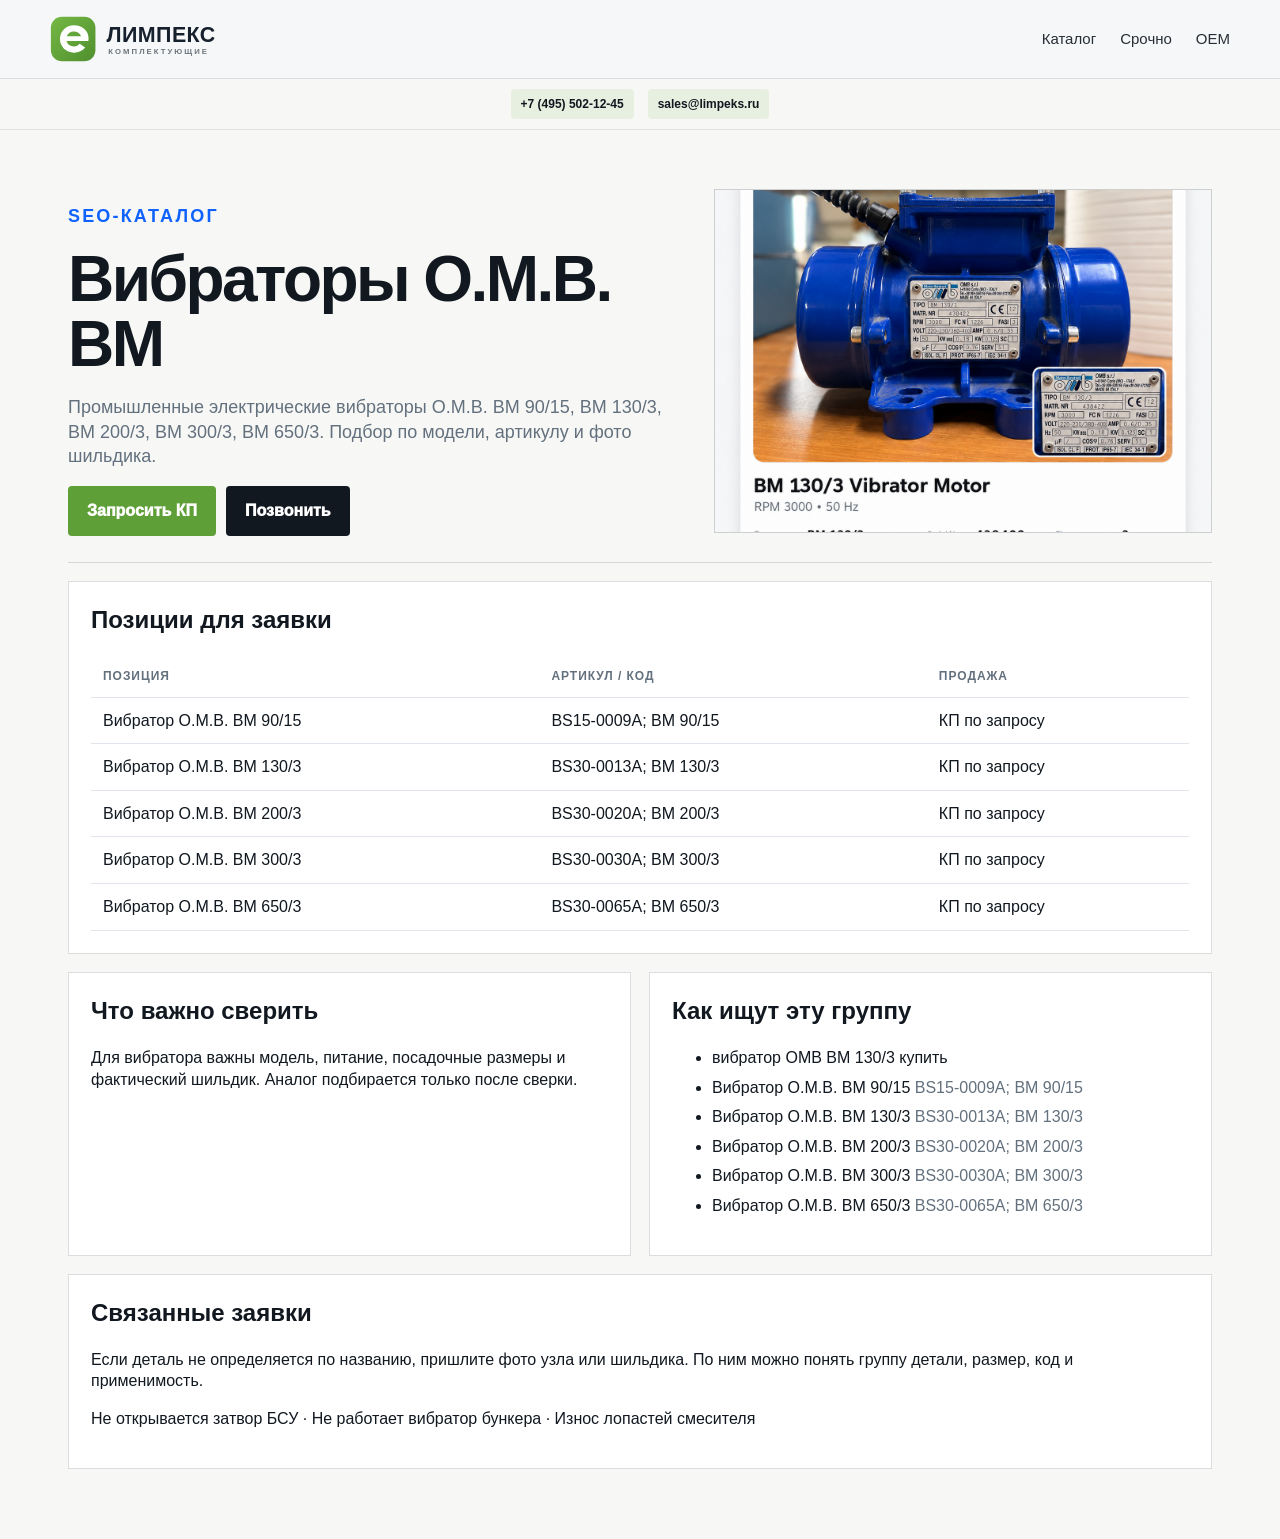
<file: zapchasti/vibratory-omb/index.html>
<!doctype html><html lang="ru"><head><meta charset="utf-8"><meta name="viewport" content="width=device-width, initial-scale=1"><title>Промышленные вибраторы O.M.B. BM для бункеров и БСУ</title><meta name="description" content="Промышленные электрические вибраторы O.M.B. BM 90/15, BM 130/3, BM 200/3, BM 300/3, BM 650/3. Подбор по модели, артикулу и фото шильдика."><meta name="robots" content="index,follow,max-image-preview:large"><link rel="canonical" href="https://retawrdg.github.io/industrial-design-variants/zapchasti/vibratory-omb/"><meta property="og:type" content="website"><meta property="og:locale" content="ru_RU"><meta property="og:title" content="Промышленные вибраторы O.M.B. BM для бункеров и БСУ"><meta property="og:description" content="Промышленные электрические вибраторы O.M.B. BM 90/15, BM 130/3, BM 200/3, BM 300/3, BM 650/3. Подбор по модели, артикулу и фото шильдика."><meta property="og:url" content="https://retawrdg.github.io/industrial-design-variants/zapchasti/vibratory-omb/"><meta property="og:image" content="https://retawrdg.github.io/industrial-design-variants/real-assets/real-5.png"><meta name="twitter:card" content="summary_large_image"><meta name="theme-color" content="#5f9f37"><link rel="icon" href="../../brand/limpeks-mark-clean.svg" type="image/svg+xml"><link rel="stylesheet" href="../../styles.css"><script type="application/ld+json">{"@context":"https://schema.org","@graph":[{"@type":"Organization","@id":"https://retawrdg.github.io/industrial-design-variants/#organization","name":"Лимпекс","url":"https://retawrdg.github.io/industrial-design-variants/","logo":"https://retawrdg.github.io/industrial-design-variants/brand/limpeks-logo-clean.svg","email":["sales@limpeks.ru","mail@limpeks.ru"],"telephone":["+7 (495) 502-12-45","+7 (495) 737-40-11"]},{"@type":"WebSite","@id":"https://retawrdg.github.io/industrial-design-variants/#website","name":"Лимпекс — каталог запчастей","url":"https://retawrdg.github.io/industrial-design-variants/","publisher":{"@id":"https://retawrdg.github.io/industrial-design-variants/#organization"},"inLanguage":"ru-RU"},{"@type":"WebPage","@id":"https://retawrdg.github.io/industrial-design-variants/zapchasti/vibratory-omb/#webpage","url":"https://retawrdg.github.io/industrial-design-variants/zapchasti/vibratory-omb/","name":"Промышленные вибраторы O.M.B. BM для бункеров и БСУ","description":"Промышленные электрические вибраторы O.M.B. BM 90/15, BM 130/3, BM 200/3, BM 300/3, BM 650/3. Подбор по модели, артикулу и фото шильдика.","isPartOf":{"@id":"https://retawrdg.github.io/industrial-design-variants/#website"},"about":{"@id":"https://retawrdg.github.io/industrial-design-variants/#organization"},"inLanguage":"ru-RU","primaryImageOfPage":{"@type":"ImageObject","url":"https://retawrdg.github.io/industrial-design-variants/real-assets/real-5.png"}},{"@type":"BreadcrumbList","@id":"https://retawrdg.github.io/industrial-design-variants/zapchasti/vibratory-omb/#breadcrumb","itemListElement":[{"@type":"ListItem","position":1,"name":"Лимпекс","item":"https://retawrdg.github.io/industrial-design-variants/"},{"@type":"ListItem","position":2,"name":"Промышленные вибраторы O.M.B. BM для бункеров и БСУ","item":"https://retawrdg.github.io/industrial-design-variants/zapchasti/vibratory-omb/"}]},{"@type":"FAQPage","mainEntity":[{"@type":"Question","name":"Можно ли сразу увидеть цену и наличие?","acceptedAnswer":{"@type":"Answer","text":"Публичная цена и наличие не выводятся. Лимпекс проверяет позицию по заявке, количеству, сроку и данным узла."}},{"@type":"Question","name":"Что прислать для подбора?","acceptedAnswer":{"@type":"Answer","text":"Нужны артикул или модель, количество, желаемый срок, фото узла или шильдика при наличии."}}]}]}</script></head><body class="theme-a seo-body"><div class="mobile-shell seo-shell"><header class="topbar"><a class="logo" href="../../index.html"><img src="../../brand/limpeks-logo-clean.svg" alt="Лимпекс"></a><nav class="nav-mini"><a href="../../index.html#catalog">Каталог</a><a href="../../variant-b.html">Срочно</a><a href="../../variant-c.html">OEM</a></nav></header><div class="contact-strip"><a href="tel:+74955021245">+7 (495) 502-12-45</a><a href="mailto:sales@limpeks.ru">sales@limpeks.ru</a></div><main class="seo-page"><section class="seo-hero"><div><p class="micro">SEO-каталог</p><h1>Вибраторы O.M.B. BM</h1><p>Промышленные электрические вибраторы O.M.B. BM 90/15, BM 130/3, BM 200/3, BM 300/3, BM 650/3. Подбор по модели, артикулу и фото шильдика.</p><div class="seo-cta"><a class="btn primary" href="mailto:sales@limpeks.ru?subject=Запрос КП — Вибраторы O.M.B. BM">Запросить КП</a><a class="btn secondary" href="tel:+74955021245">Позвонить</a></div></div><img src="../../real-assets/real-5.png" alt="Вибраторы O.M.B. BM"></section><section class="seo-block"><h2>Позиции для заявки</h2><table class="seo-table"><thead><tr><th>Позиция</th><th>Артикул / код</th><th>Продажа</th></tr></thead><tbody><tr><td>Вибратор O.M.B. BM 90/15</td><td>BS15-0009A; BM 90/15</td><td>КП по запросу</td></tr><tr><td>Вибратор O.M.B. BM 130/3</td><td>BS30-0013A; BM 130/3</td><td>КП по запросу</td></tr><tr><td>Вибратор O.M.B. BM 200/3</td><td>BS30-0020А; BM 200/3</td><td>КП по запросу</td></tr><tr><td>Вибратор O.M.B. BM 300/3</td><td>BS30-0030А; BM 300/3</td><td>КП по запросу</td></tr><tr><td>Вибратор O.M.B. BM 650/3</td><td>BS30-0065А; BM 650/3</td><td>КП по запросу</td></tr></tbody></table></section><section class="seo-grid"><article><h2>Что важно сверить</h2><p>Для вибратора важны модель, питание, посадочные размеры и фактический шильдик. Аналог подбирается только после сверки.</p></article><article><h2>Как ищут эту группу</h2><ul><li>вибратор OMB BM 130/3 купить</li><li>Вибратор O.M.B. BM 90/15 <span>BS15-0009A; BM 90/15</span></li><li>Вибратор O.M.B. BM 130/3 <span>BS30-0013A; BM 130/3</span></li><li>Вибратор O.M.B. BM 200/3 <span>BS30-0020А; BM 200/3</span></li><li>Вибратор O.M.B. BM 300/3 <span>BS30-0030А; BM 300/3</span></li><li>Вибратор O.M.B. BM 650/3 <span>BS30-0065А; BM 650/3</span></li></ul></article></section><section class="seo-block"><h2>Связанные заявки</h2><p>Если деталь не определяется по названию, пришлите фото узла или шильдика. По ним можно понять группу детали, размер, код и применимость.</p><p><a href="../../diagnostika/ne-otkryvaetsya-zatvor-bsu/">Не открывается затвор БСУ</a> · <a href="../../diagnostika/ne-rabotaet-vibrator-bunkera/">Не работает вибратор бункера</a> · <a href="../../diagnostika/iznos-lopastey-smesitelya/">Износ лопастей смесителя</a></p></section></main></div></body></html>
</file>
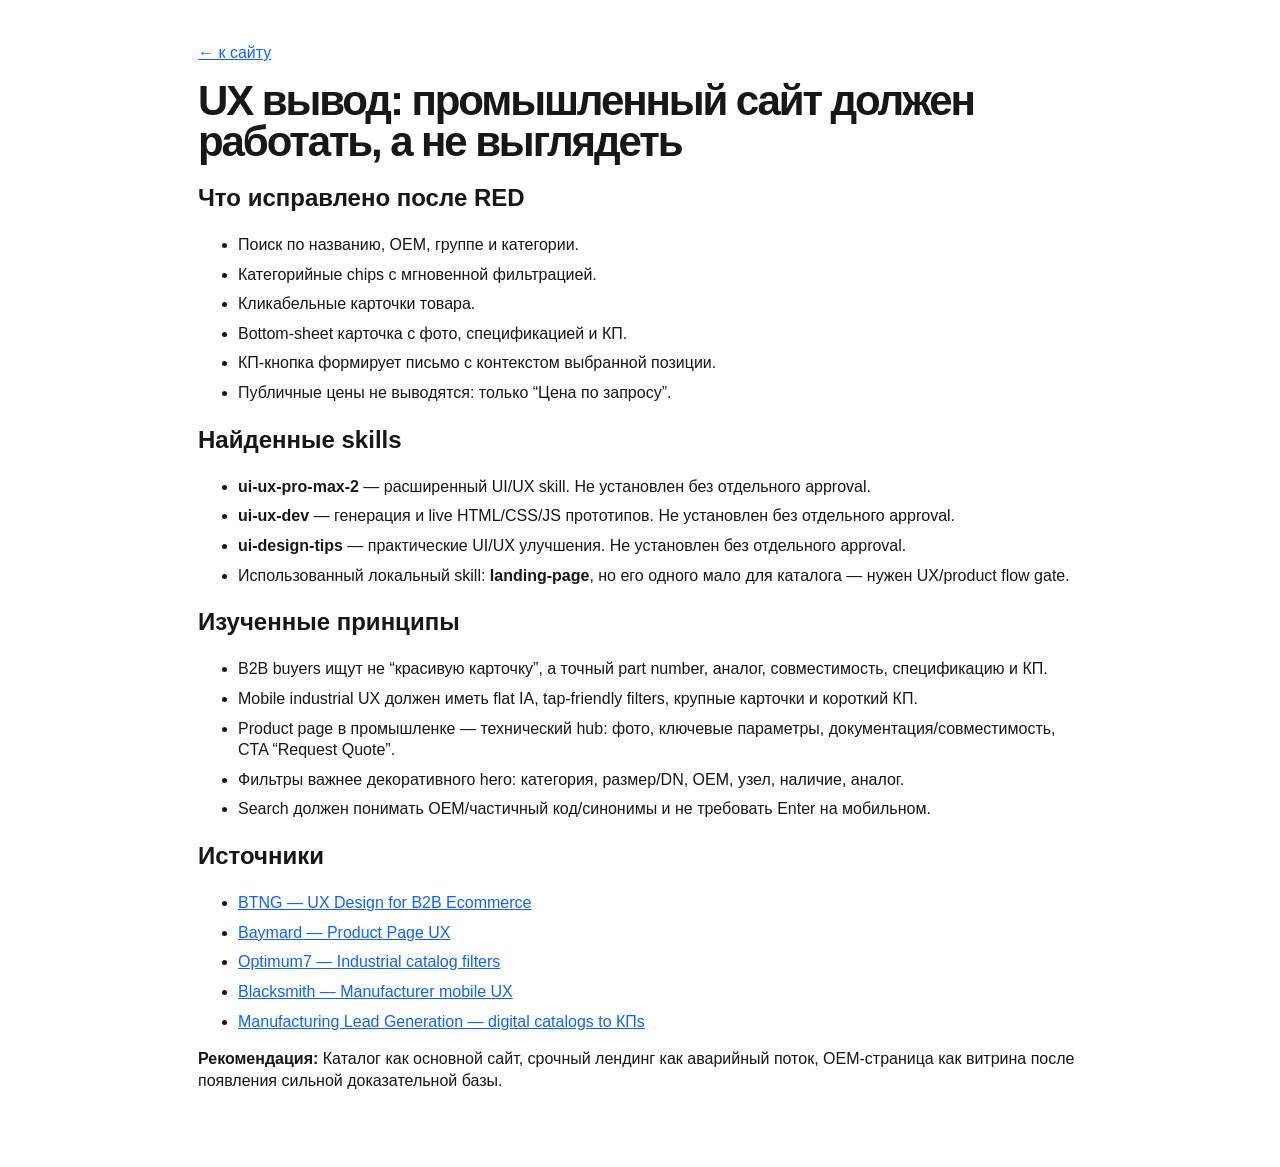
<file: research.html>
<!doctype html><html lang="ru"><head><meta charset="utf-8"><meta name="viewport" content="width=device-width, initial-scale=1"><title>UX исследование</title><link rel="stylesheet" href="styles.css"></head><body><main class="research"><p><a href="index.html">← к сайту</a></p><h1>UX вывод: промышленный сайт должен работать, а не выглядеть</h1><h2>Что исправлено после RED</h2><ul><li>Поиск по названию, OEM, группе и категории.</li><li>Категорийные chips с мгновенной фильтрацией.</li><li>Кликабельные карточки товара.</li><li>Bottom-sheet карточка с фото, спецификацией и КП.</li><li>КП-кнопка формирует письмо с контекстом выбранной позиции.</li><li>Публичные цены не выводятся: только “Цена по запросу”.</li></ul><h2>Найденные skills</h2><ul><li><strong>ui-ux-pro-max-2</strong> — расширенный UI/UX skill. Не установлен без отдельного approval.</li><li><strong>ui-ux-dev</strong> — генерация и live HTML/CSS/JS прототипов. Не установлен без отдельного approval.</li><li><strong>ui-design-tips</strong> — практические UI/UX улучшения. Не установлен без отдельного approval.</li><li>Использованный локальный skill: <strong>landing-page</strong>, но его одного мало для каталога — нужен UX/product flow gate.</li></ul><h2>Изученные принципы</h2><ul><li>B2B buyers ищут не “красивую карточку”, а точный part number, аналог, совместимость, спецификацию и КП.</li><li>Mobile industrial UX должен иметь flat IA, tap-friendly filters, крупные карточки и короткий КП.</li><li>Product page в промышленке — технический hub: фото, ключевые параметры, документация/совместимость, CTA “Request Quote”.</li><li>Фильтры важнее декоративного hero: категория, размер/DN, OEM, узел, наличие, аналог.</li><li>Search должен понимать OEM/частичный код/синонимы и не требовать Enter на мобильном.</li></ul><h2>Источники</h2><ul><li><a href="https://www.btng.studio/articles/the-ultimate-guide-to-ux-design-for-b2b">BTNG — UX Design for B2B Ecommerce</a></li><li><a href="https://baymard.com/blog/current-state-ecommerce-product-page-ux">Baymard — Product Page UX</a></li><li><a href="https://www.optimum7.com/blog/building-an-advanced-filter-system-for-technical-industrial-catalogs-in-shopify.html">Optimum7 — Industrial catalog filters</a></li><li><a href="https://blacksmith.agency/resources/web-design/improve-mobile-ux/">Blacksmith — Manufacturer mobile UX</a></li><li><a href="https://manufacturingleadgeneration.com/digital-product-catalogs-manufacturers/">Manufacturing Lead Generation — digital catalogs to КПs</a></li></ul><p><strong>Рекомендация:</strong> Каталог как основной сайт, срочный лендинг как аварийный поток, OEM-страница как витрина после появления сильной доказательной базы.</p></main></body></html>
</file>
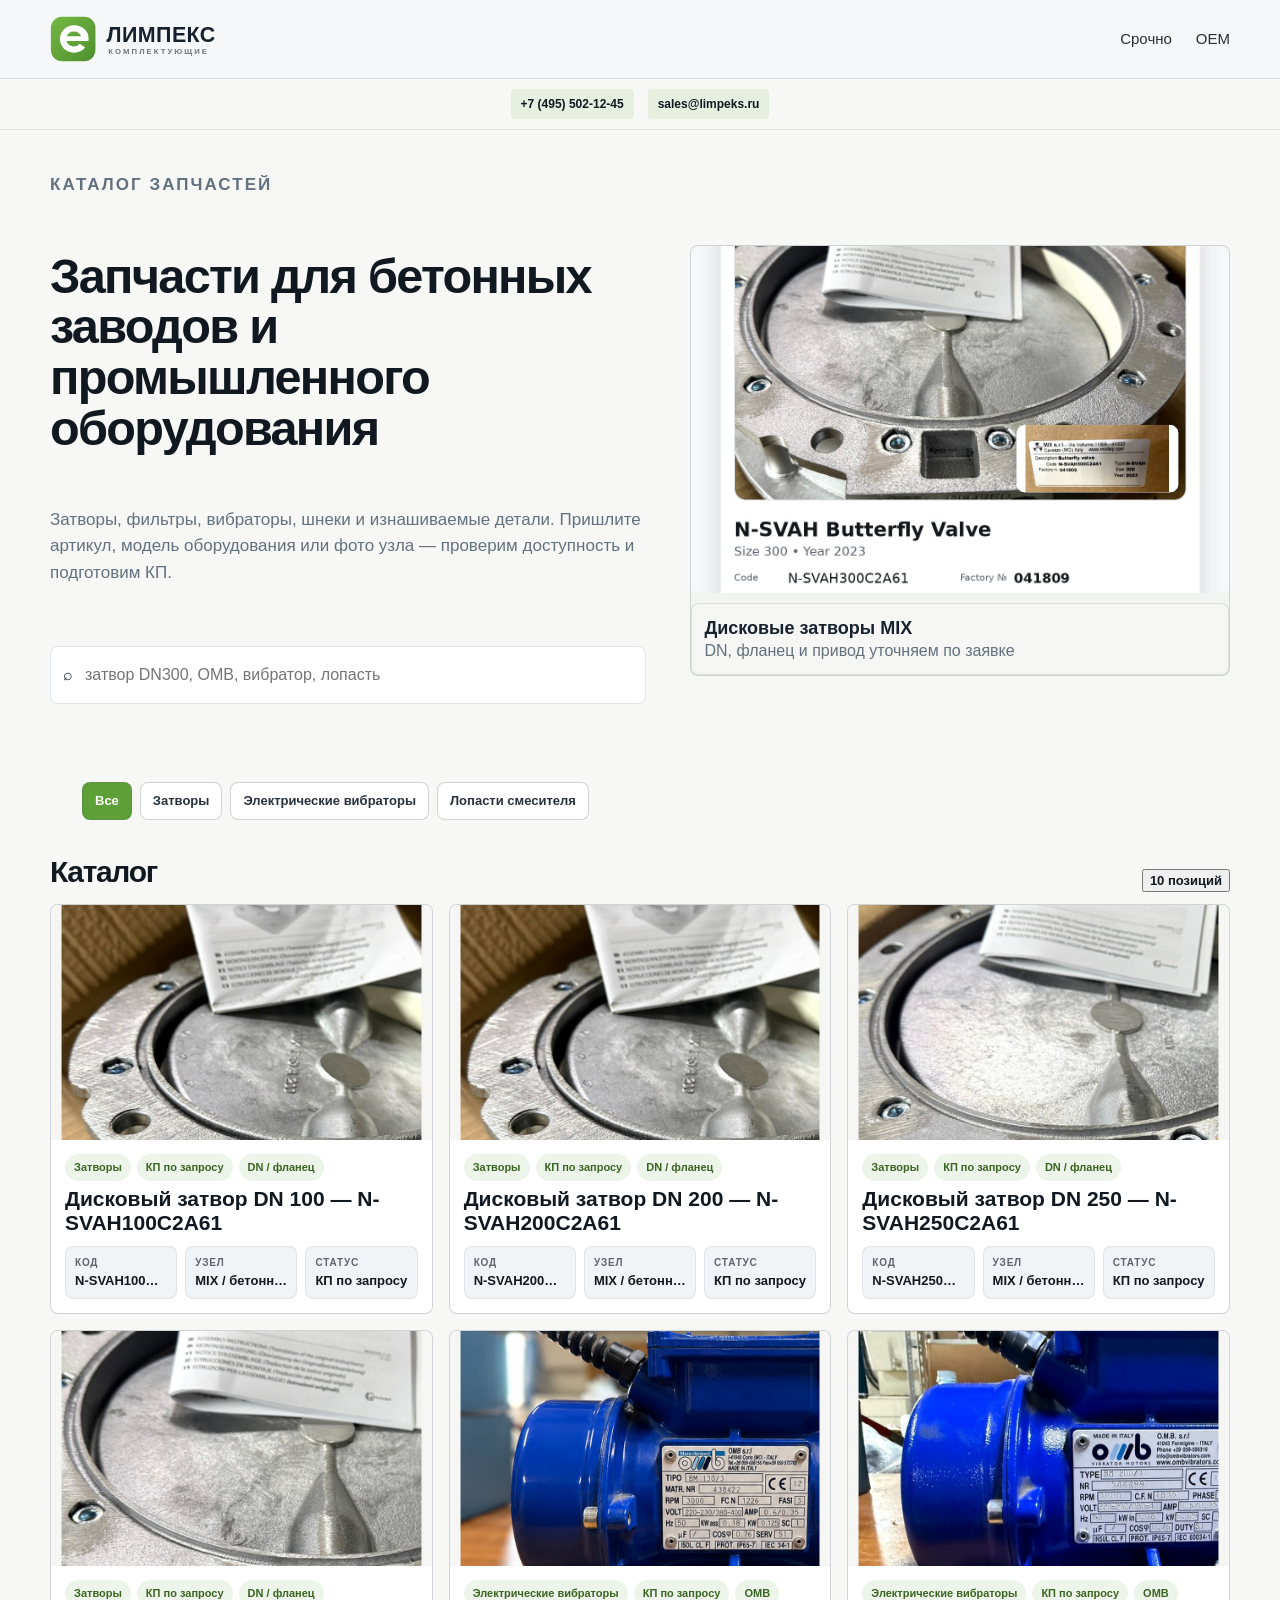
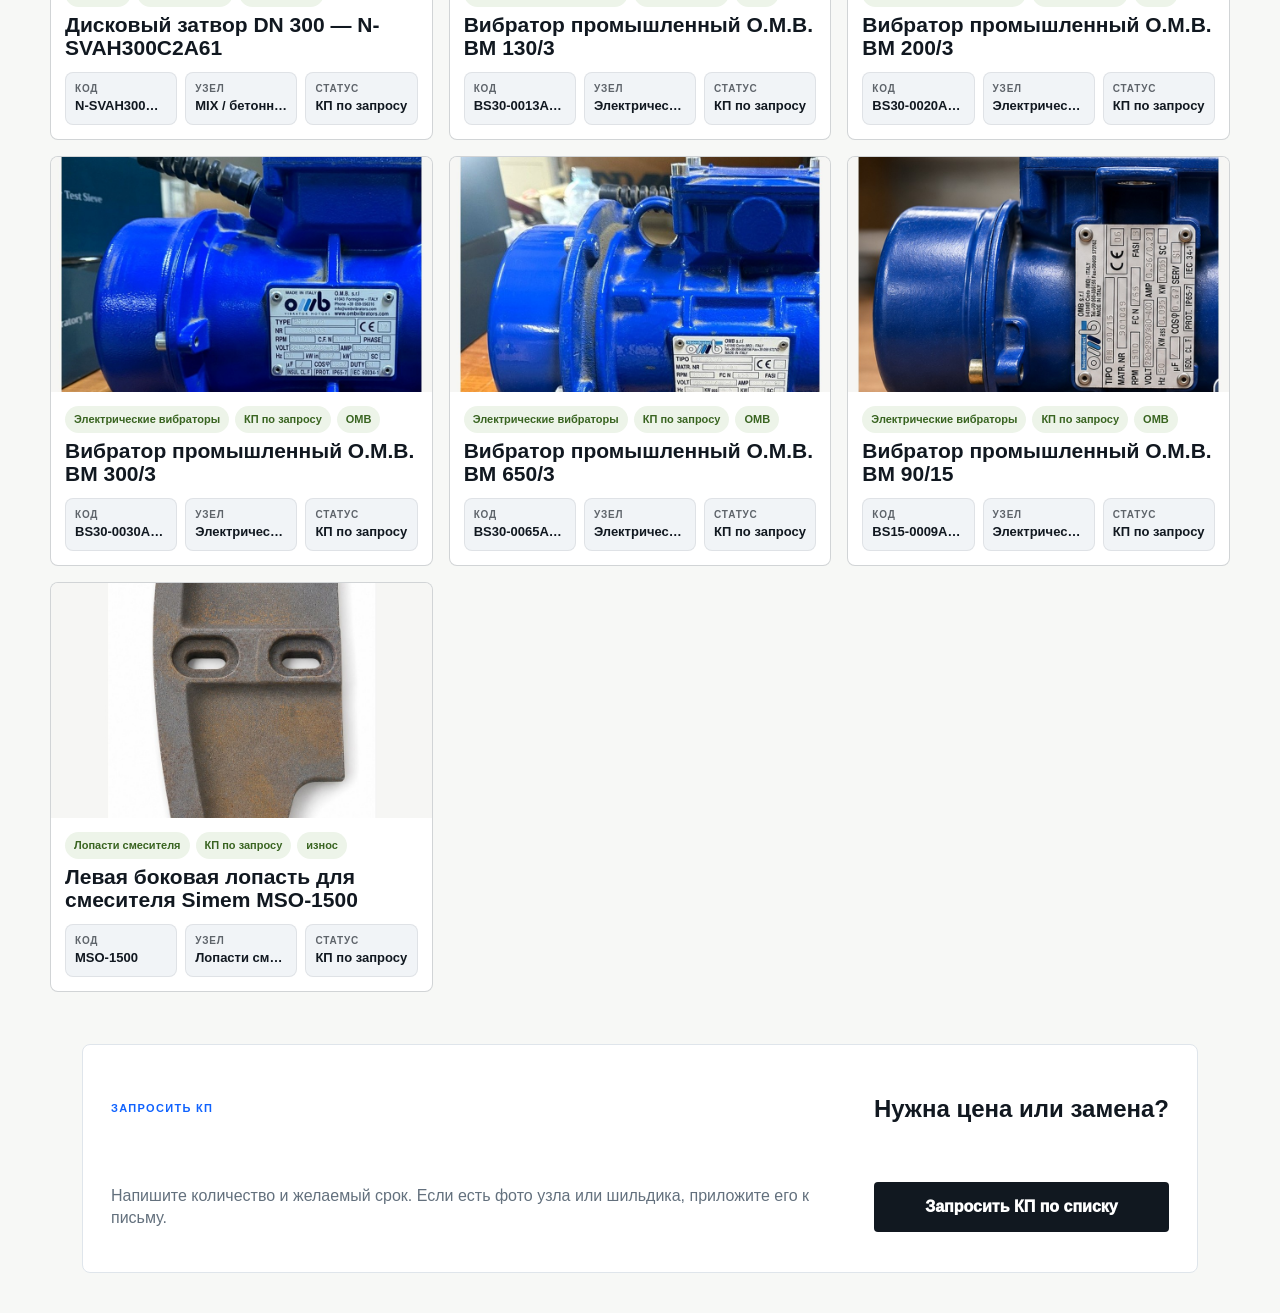
<file: variant-a.html>
<!doctype html><html lang="ru"><head><meta charset="utf-8"><meta name="viewport" content="width=device-width, initial-scale=1"><title>Каталог запчастей Лимпекс — БСУ, затворы, фильтры, вибраторы</title><meta name="description" content="Каталог позиций Лимпекс для бетонных заводов и промышленного оборудования. Цена и срок поставки уточняются по заявке; подбор по артикулу, модели и фото."><meta name="robots" content="index,follow,max-image-preview:large"><link rel="canonical" href="https://retawrdg.github.io/industrial-design-variants/variant-a.html"><meta property="og:type" content="website"><meta property="og:locale" content="ru_RU"><meta property="og:title" content="Каталог запчастей Лимпекс — БСУ, затворы, фильтры, вибраторы"><meta property="og:description" content="Каталог позиций Лимпекс для бетонных заводов и промышленного оборудования. Цена и срок поставки уточняются по заявке; подбор по артикулу, модели и фото."><meta property="og:url" content="https://retawrdg.github.io/industrial-design-variants/variant-a.html"><meta property="og:image" content="https://retawrdg.github.io/industrial-design-variants/real-assets/real-4.jpg"><meta name="twitter:card" content="summary_large_image"><meta name="theme-color" content="#1f6b4a"><link rel="icon" href="brand/limpeks-mark-clean.svg" type="image/svg+xml"><link rel="stylesheet" href="styles.css"><script type="application/ld+json">{"@context":"https://schema.org","@graph":[{"@type":"Organization","@id":"https://retawrdg.github.io/industrial-design-variants/#organization","name":"Лимпекс","url":"https://retawrdg.github.io/industrial-design-variants/","logo":"https://retawrdg.github.io/industrial-design-variants/brand/limpeks-logo-clean.svg","email":["sales@limpeks.ru","mail@limpeks.ru"],"telephone":["+7 (495) 502-12-45","+7 (495) 737-40-11"],"contactPoint":[{"@type":"ContactPoint","telephone":"+7 (495) 502-12-45","email":"sales@limpeks.ru","contactType":"sales","areaServed":"RU","availableLanguage":["ru"]},{"@type":"ContactPoint","telephone":"+7 (495) 737-40-11","email":"mail@limpeks.ru","contactType":"customer service","areaServed":"RU","availableLanguage":["ru"]}]},{"@type":"WebSite","@id":"https://retawrdg.github.io/industrial-design-variants/#website","name":"Лимпекс — каталог запчастей","url":"https://retawrdg.github.io/industrial-design-variants/","publisher":{"@id":"https://retawrdg.github.io/industrial-design-variants/#organization"},"inLanguage":"ru-RU"},{"@type":"WebPage","@id":"https://retawrdg.github.io/industrial-design-variants/variant-a.html#webpage","url":"https://retawrdg.github.io/industrial-design-variants/variant-a.html","name":"Каталог запчастей Лимпекс — БСУ, затворы, фильтры, вибраторы","description":"Каталог позиций Лимпекс для бетонных заводов и промышленного оборудования. Цена и срок поставки уточняются по заявке; подбор по артикулу, модели и фото.","isPartOf":{"@id":"https://retawrdg.github.io/industrial-design-variants/#website"},"about":{"@id":"https://retawrdg.github.io/industrial-design-variants/#organization"},"inLanguage":"ru-RU","primaryImageOfPage":{"@type":"ImageObject","url":"https://retawrdg.github.io/industrial-design-variants/real-assets/real-4.jpg"}},{"@type":"BreadcrumbList","@id":"https://retawrdg.github.io/industrial-design-variants/variant-a.html#breadcrumb","itemListElement":[{"@type":"ListItem","position":1,"name":"Лимпекс","item":"https://retawrdg.github.io/industrial-design-variants/"},{"@type":"ListItem","position":2,"name":"Каталог","item":"https://retawrdg.github.io/industrial-design-variants/variant-a.html"}]}]}</script></head><body class="theme-a"><div class="mobile-shell"><header class="topbar"><a class="logo" href="index.html"><img src="brand/limpeks-logo-clean.svg" alt="Лимпекс"></a><nav class="nav-mini"><a href="variant-b.html">Срочно</a><a href="variant-c.html">OEM</a></nav></header><div class="contact-strip"><a href="tel:+74955021245">+7 (495) 502-12-45</a><a href="mailto:sales@limpeks.ru">sales@limpeks.ru</a></div><main><section class="hero"><p class="micro">Каталог запчастей</p><h1>Запчасти для бетонных заводов и промышленного оборудования</h1><p>Затворы, фильтры, вибраторы, шнеки и изнашиваемые детали. Пришлите артикул, модель оборудования или фото узла — проверим доступность и подготовим КП.</p><div class="searchbar"><span>⌕</span><input id="searchInput" placeholder="затвор DN300, OMB, вибратор, лопасть"></div><div class="hero-photo"><img src="real-assets/real-4.jpg" alt="Дисковый затвор DN300"><span class="photo-badge">ТИП ДЕТАЛИ</span><div class="photo-caption"><strong>Дисковые затворы MIX</strong><span class="muted">DN, фланец и привод уточняем по заявке</span></div></div></section><div id="chips" class="chips"></div><section class="section" id="catalog"><div class="section-head"><h2>Каталог</h2><button class="small-link" data-scroll-products><span id="resultCount">0 позиций</span></button></div><div id="productGrid" class="product-grid"></div></section><section class="rfq-card"><p class="micro">Запросить КП</p><h2>Нужна цена или замена?</h2><p class="muted">Напишите количество и желаемый срок. Если есть фото узла или шильдика, приложите его к письму.</p><button class="btn secondary full" data-rfq>Запросить КП по списку</button></section></main><div class="bottom-cta"><div class="bottom-inner"><button class="btn primary full" data-rfq>Запросить КП</button></div></div></div><div id="drawer" class="drawer" aria-hidden="true"><div class="drawer-backdrop" data-close></div><div class="drawer-panel"><img id="drawerImg" alt=""><div id="drawerGallery" class="drawer-gallery"></div><div class="drawer-head"><div><h2 id="drawerTitle"></h2><p id="drawerSub" class="muted"></p></div><button class="x" data-close>×</button></div><div id="drawerSpecs" class="spec-list"></div><p id="drawerNote" class="muted"></p><button class="btn primary full" data-rfq>Запросить КП по этой позиции</button></div></div><script src="products.js"></script><script src="app.js"></script></body></html>
</file>
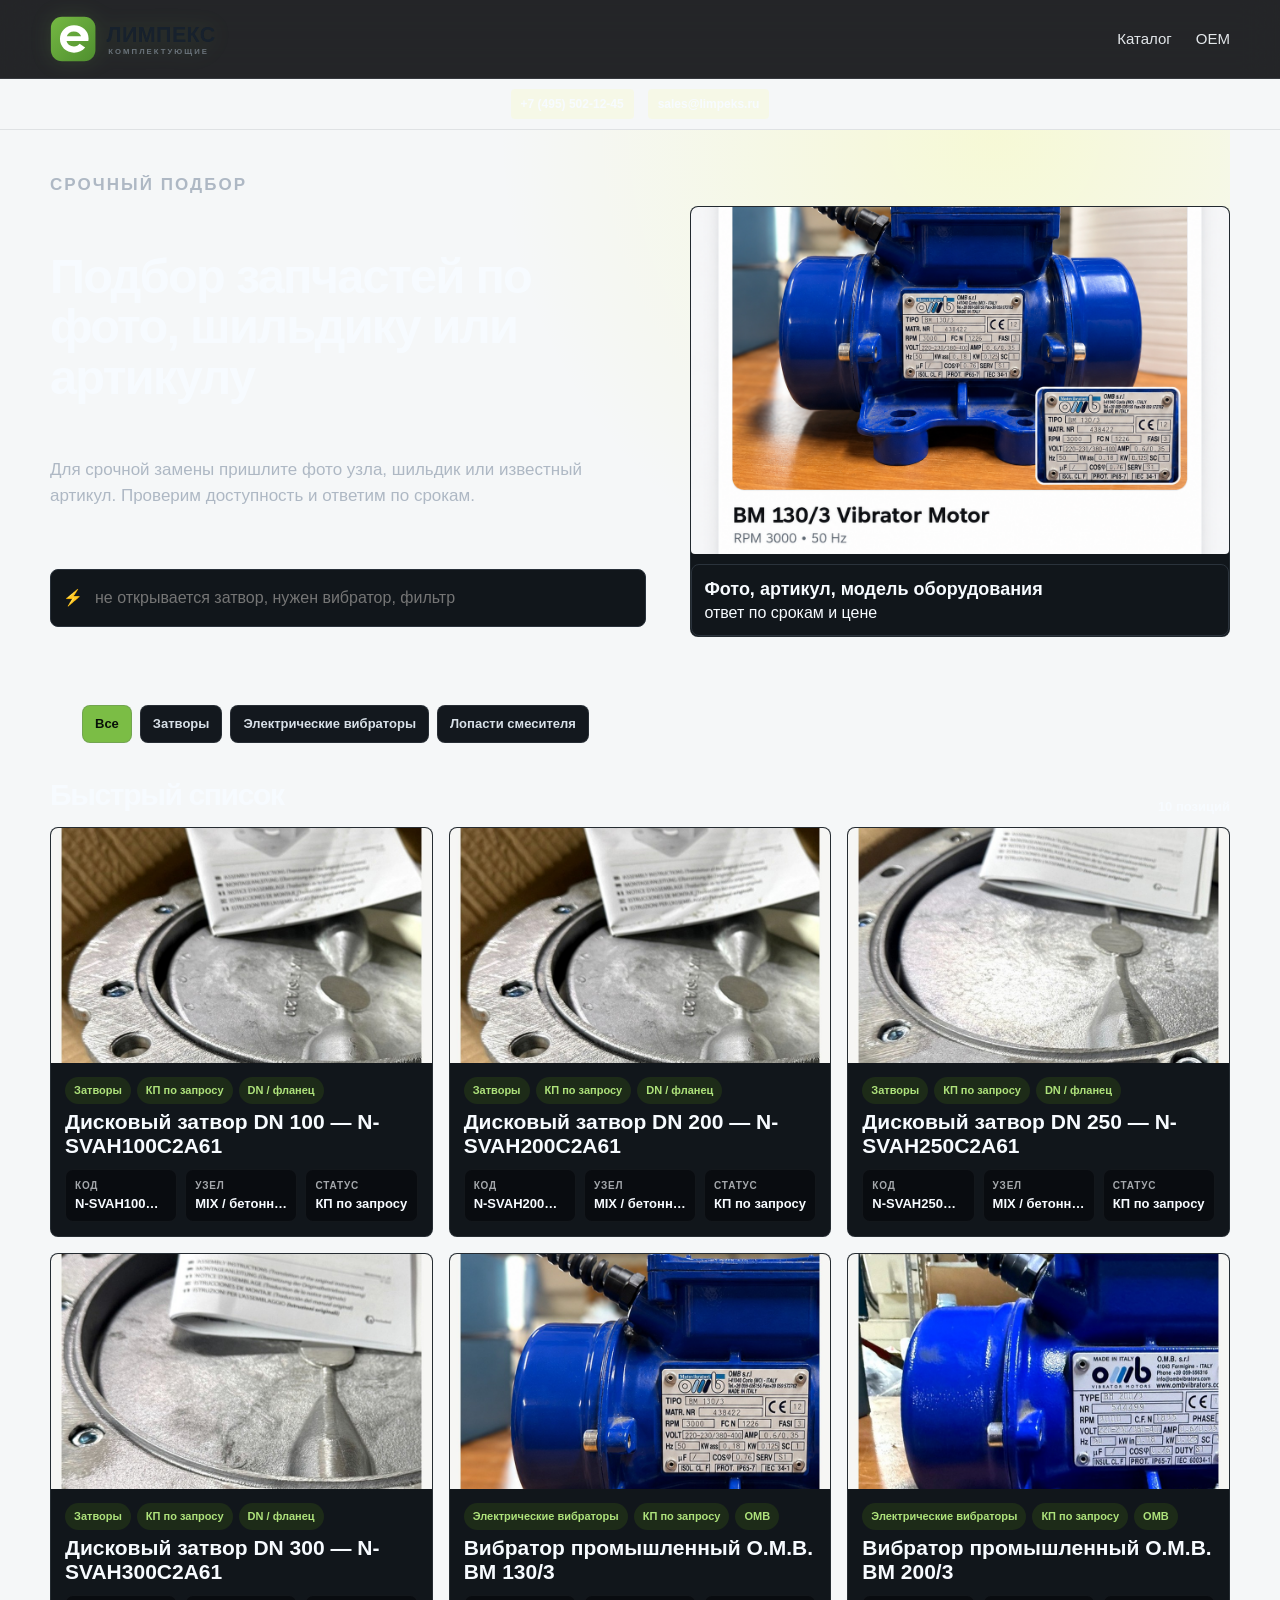
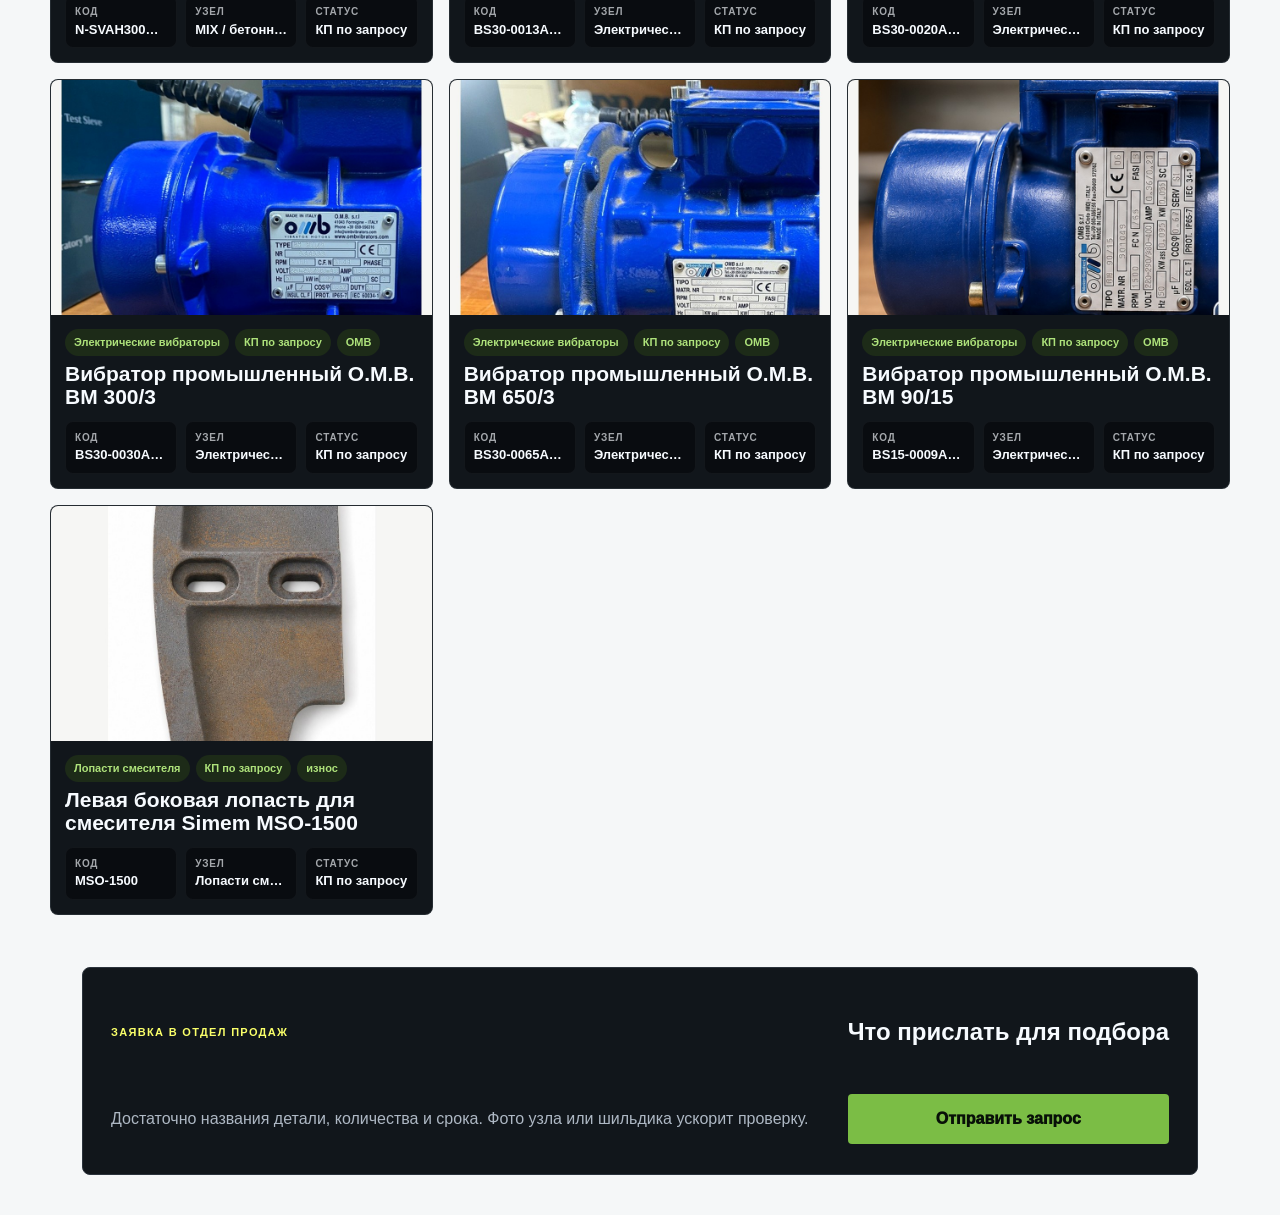
<file: variant-b.html>
<!doctype html><html lang="ru"><head><meta charset="utf-8"><meta name="viewport" content="width=device-width, initial-scale=1"><title>Срочный подбор запчастей по фото и шильдику — Лимпекс</title><meta name="description" content="Срочный подбор промышленной запчасти по фото узла, шильдику, артикулу или модели оборудования. Проверка доступности и подготовка КП."><meta name="robots" content="index,follow,max-image-preview:large"><link rel="canonical" href="https://retawrdg.github.io/industrial-design-variants/variant-b.html"><meta property="og:type" content="website"><meta property="og:locale" content="ru_RU"><meta property="og:title" content="Срочный подбор запчастей по фото и шильдику — Лимпекс"><meta property="og:description" content="Срочный подбор промышленной запчасти по фото узла, шильдику, артикулу или модели оборудования. Проверка доступности и подготовка КП."><meta property="og:url" content="https://retawrdg.github.io/industrial-design-variants/variant-b.html"><meta property="og:image" content="https://retawrdg.github.io/industrial-design-variants/real-assets/real-4.jpg"><meta name="twitter:card" content="summary_large_image"><meta name="theme-color" content="#b35b19"><link rel="icon" href="brand/limpeks-mark-clean.svg" type="image/svg+xml"><link rel="stylesheet" href="styles.css"><script type="application/ld+json">{"@context":"https://schema.org","@graph":[{"@type":"Organization","@id":"https://retawrdg.github.io/industrial-design-variants/#organization","name":"Лимпекс","url":"https://retawrdg.github.io/industrial-design-variants/","logo":"https://retawrdg.github.io/industrial-design-variants/brand/limpeks-logo-clean.svg","email":["sales@limpeks.ru","mail@limpeks.ru"],"telephone":["+7 (495) 502-12-45","+7 (495) 737-40-11"],"contactPoint":[{"@type":"ContactPoint","telephone":"+7 (495) 502-12-45","email":"sales@limpeks.ru","contactType":"sales","areaServed":"RU","availableLanguage":["ru"]},{"@type":"ContactPoint","telephone":"+7 (495) 737-40-11","email":"mail@limpeks.ru","contactType":"customer service","areaServed":"RU","availableLanguage":["ru"]}]},{"@type":"WebSite","@id":"https://retawrdg.github.io/industrial-design-variants/#website","name":"Лимпекс — каталог запчастей","url":"https://retawrdg.github.io/industrial-design-variants/","publisher":{"@id":"https://retawrdg.github.io/industrial-design-variants/#organization"},"inLanguage":"ru-RU"},{"@type":"WebPage","@id":"https://retawrdg.github.io/industrial-design-variants/variant-b.html#webpage","url":"https://retawrdg.github.io/industrial-design-variants/variant-b.html","name":"Срочный подбор запчастей по фото и шильдику — Лимпекс","description":"Срочный подбор промышленной запчасти по фото узла, шильдику, артикулу или модели оборудования. Проверка доступности и подготовка КП.","isPartOf":{"@id":"https://retawrdg.github.io/industrial-design-variants/#website"},"about":{"@id":"https://retawrdg.github.io/industrial-design-variants/#organization"},"inLanguage":"ru-RU","primaryImageOfPage":{"@type":"ImageObject","url":"https://retawrdg.github.io/industrial-design-variants/real-assets/real-4.jpg"}},{"@type":"BreadcrumbList","@id":"https://retawrdg.github.io/industrial-design-variants/variant-b.html#breadcrumb","itemListElement":[{"@type":"ListItem","position":1,"name":"Лимпекс","item":"https://retawrdg.github.io/industrial-design-variants/"},{"@type":"ListItem","position":2,"name":"Срочный подбор","item":"https://retawrdg.github.io/industrial-design-variants/variant-b.html"}]}]}</script></head><body class="theme-b"><div class="mobile-shell"><header class="topbar"><a class="logo" href="index.html"><img src="brand/limpeks-logo-clean.svg" alt="Лимпекс"></a><nav class="nav-mini"><a href="variant-a.html">Каталог</a><a href="variant-c.html">OEM</a></nav></header><div class="contact-strip"><a href="tel:+74955021245">+7 (495) 502-12-45</a><a href="mailto:sales@limpeks.ru">sales@limpeks.ru</a></div><main><section class="hero"><p class="micro">Срочный подбор</p><h1>Подбор запчастей по фото, шильдику или артикулу</h1><p>Для срочной замены пришлите фото узла, шильдик или известный артикул. Проверим доступность и ответим по срокам.</p><div class="searchbar"><span>⚡</span><input id="searchInput" placeholder="не открывается затвор, нужен вибратор, фильтр"></div><div class="hero-photo"><img src="real-assets/real-5.png" alt="Промышленный вибратор OMB"><span class="photo-badge">ЗАПРОС В ОТДЕЛ ПРОДАЖ</span><div class="photo-caption"><strong>Фото, артикул, модель оборудования</strong><span>ответ по срокам и цене</span></div></div></section><div id="chips" class="chips"></div><section class="section" id="catalog"><div class="section-head"><h2>Быстрый список</h2><span class="small-link" id="resultCount">0 позиций</span></div><div id="productGrid" class="product-grid"></div></section><section class="rfq-card"><p class="micro">Заявка в отдел продаж</p><h2>Что прислать для подбора</h2><p class="muted">Достаточно названия детали, количества и срока. Фото узла или шильдика ускорит проверку.</p><button class="btn primary full" data-rfq>Отправить запрос</button></section></main><div class="bottom-cta"><div class="bottom-inner"><button class="btn primary full" data-rfq>Отправить запрос</button></div></div></div><div id="drawer" class="drawer" aria-hidden="true"><div class="drawer-backdrop" data-close></div><div class="drawer-panel"><img id="drawerImg" alt=""><div id="drawerGallery" class="drawer-gallery"></div><div class="drawer-head"><div><h2 id="drawerTitle"></h2><p id="drawerSub" class="muted"></p></div><button class="x" data-close>×</button></div><div id="drawerSpecs" class="spec-list"></div><p id="drawerNote" class="muted"></p><button class="btn primary full" data-rfq>Запросить КП по этой позиции</button></div></div><script src="products.js"></script><script src="app.js"></script></body></html>
</file>
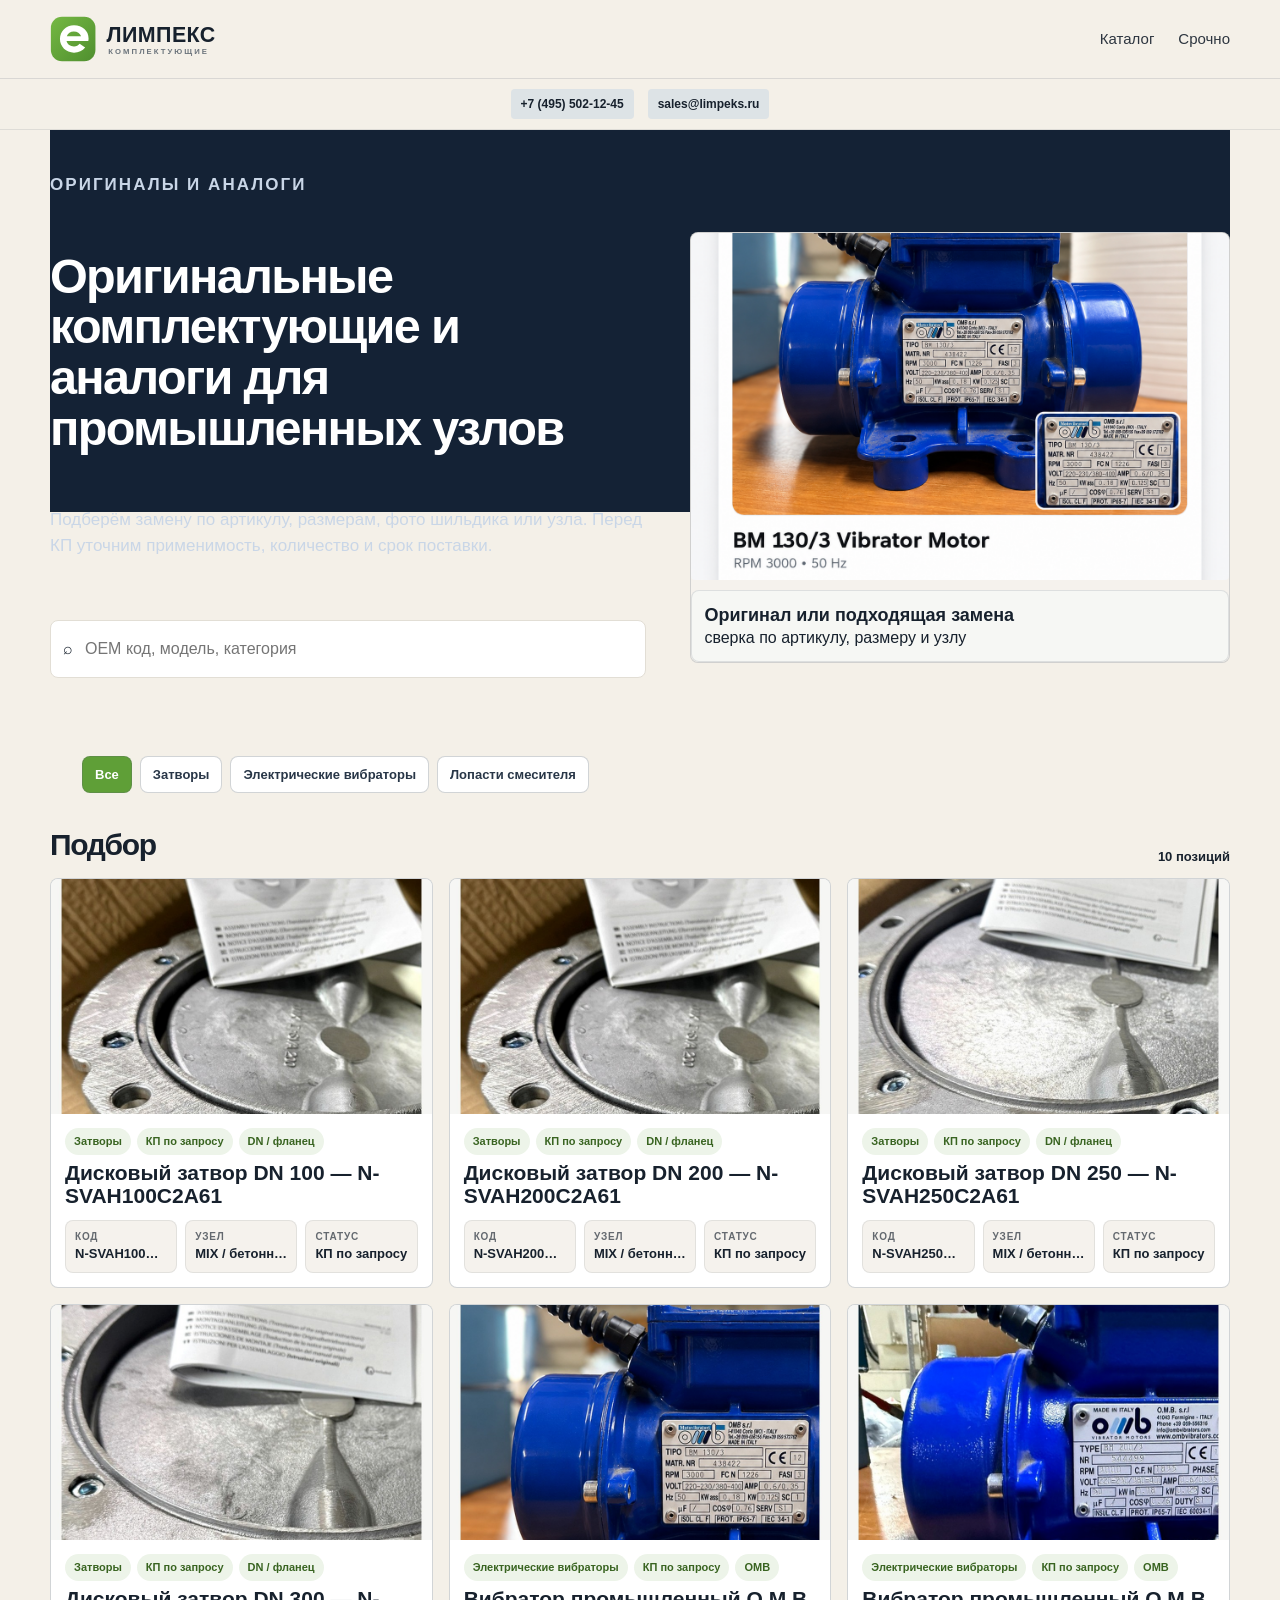
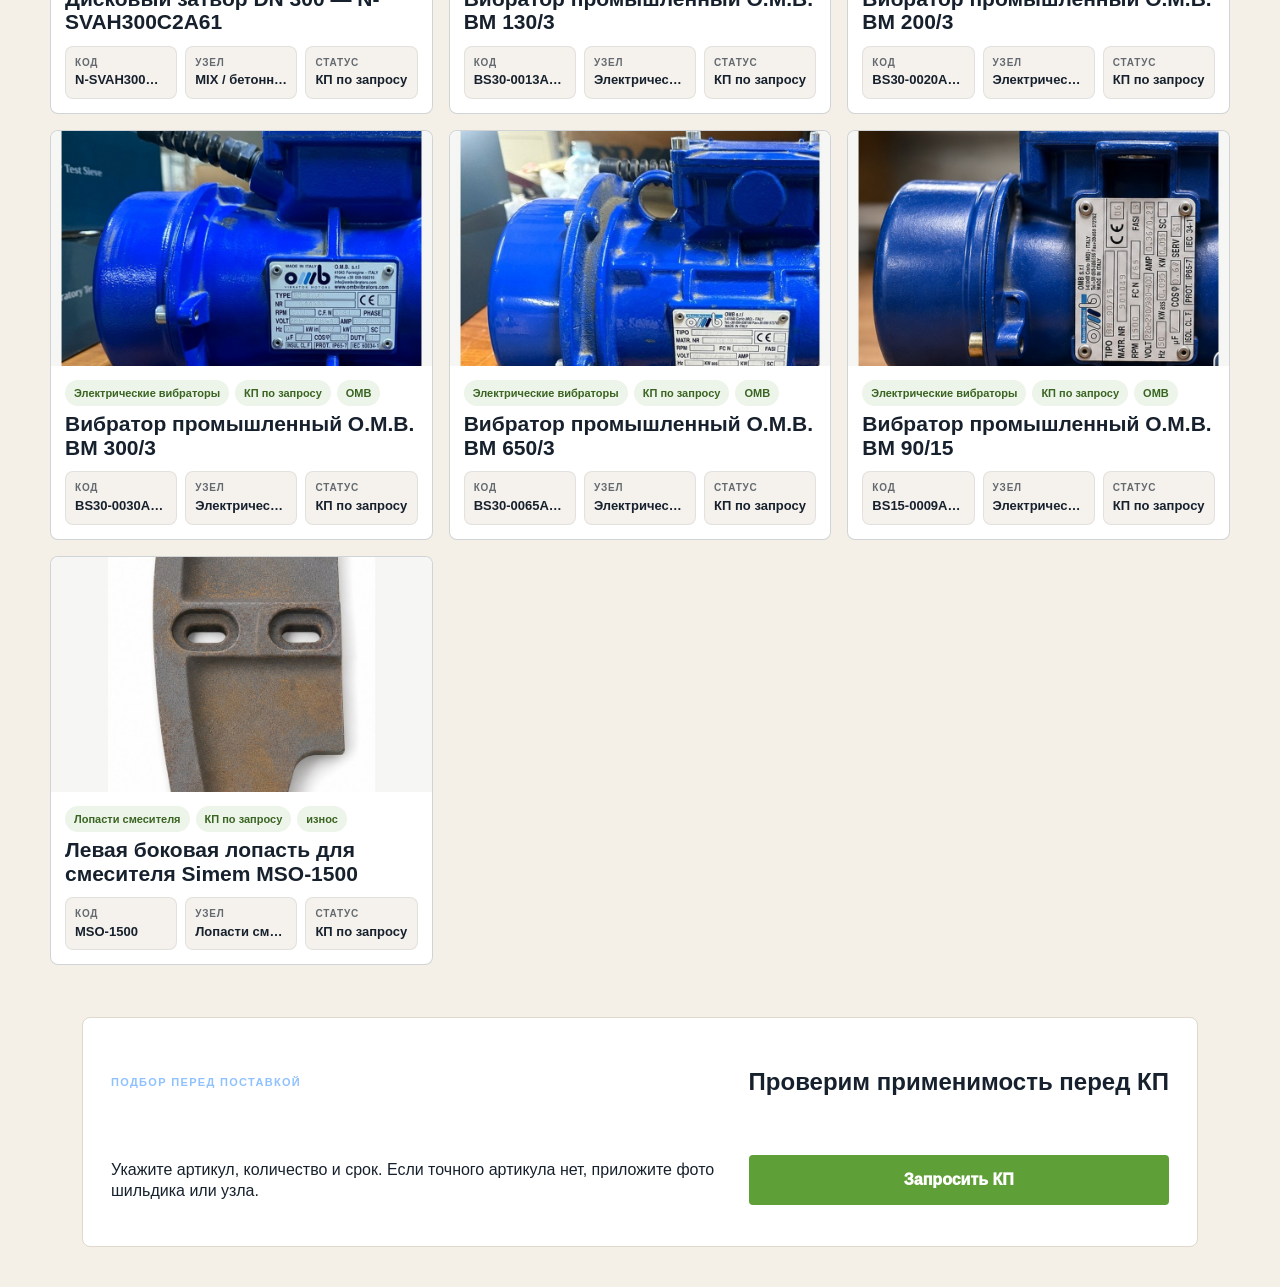
<file: variant-c.html>
<!doctype html><html lang="ru"><head><meta charset="utf-8"><meta name="viewport" content="width=device-width, initial-scale=1"><title>Оригинальные комплектующие и аналоги для промышленных узлов — Лимпекс</title><meta name="description" content="Подбор оригинальных комплектующих и аналогов для промышленных узлов по артикулу, размерам, фото шильдика или узла. Применимость уточняется перед КП."><meta name="robots" content="index,follow,max-image-preview:large"><link rel="canonical" href="https://retawrdg.github.io/industrial-design-variants/variant-c.html"><meta property="og:type" content="website"><meta property="og:locale" content="ru_RU"><meta property="og:title" content="Оригинальные комплектующие и аналоги для промышленных узлов — Лимпекс"><meta property="og:description" content="Подбор оригинальных комплектующих и аналогов для промышленных узлов по артикулу, размерам, фото шильдика или узла. Применимость уточняется перед КП."><meta property="og:url" content="https://retawrdg.github.io/industrial-design-variants/variant-c.html"><meta property="og:image" content="https://retawrdg.github.io/industrial-design-variants/real-assets/real-4.jpg"><meta name="twitter:card" content="summary_large_image"><meta name="theme-color" content="#264f8a"><link rel="icon" href="brand/limpeks-mark-clean.svg" type="image/svg+xml"><link rel="stylesheet" href="styles.css"><script type="application/ld+json">{"@context":"https://schema.org","@graph":[{"@type":"Organization","@id":"https://retawrdg.github.io/industrial-design-variants/#organization","name":"Лимпекс","url":"https://retawrdg.github.io/industrial-design-variants/","logo":"https://retawrdg.github.io/industrial-design-variants/brand/limpeks-logo-clean.svg","email":["sales@limpeks.ru","mail@limpeks.ru"],"telephone":["+7 (495) 502-12-45","+7 (495) 737-40-11"],"contactPoint":[{"@type":"ContactPoint","telephone":"+7 (495) 502-12-45","email":"sales@limpeks.ru","contactType":"sales","areaServed":"RU","availableLanguage":["ru"]},{"@type":"ContactPoint","telephone":"+7 (495) 737-40-11","email":"mail@limpeks.ru","contactType":"customer service","areaServed":"RU","availableLanguage":["ru"]}]},{"@type":"WebSite","@id":"https://retawrdg.github.io/industrial-design-variants/#website","name":"Лимпекс — каталог запчастей","url":"https://retawrdg.github.io/industrial-design-variants/","publisher":{"@id":"https://retawrdg.github.io/industrial-design-variants/#organization"},"inLanguage":"ru-RU"},{"@type":"WebPage","@id":"https://retawrdg.github.io/industrial-design-variants/variant-c.html#webpage","url":"https://retawrdg.github.io/industrial-design-variants/variant-c.html","name":"Оригинальные комплектующие и аналоги для промышленных узлов — Лимпекс","description":"Подбор оригинальных комплектующих и аналогов для промышленных узлов по артикулу, размерам, фото шильдика или узла. Применимость уточняется перед КП.","isPartOf":{"@id":"https://retawrdg.github.io/industrial-design-variants/#website"},"about":{"@id":"https://retawrdg.github.io/industrial-design-variants/#organization"},"inLanguage":"ru-RU","primaryImageOfPage":{"@type":"ImageObject","url":"https://retawrdg.github.io/industrial-design-variants/real-assets/real-4.jpg"}},{"@type":"BreadcrumbList","@id":"https://retawrdg.github.io/industrial-design-variants/variant-c.html#breadcrumb","itemListElement":[{"@type":"ListItem","position":1,"name":"Лимпекс","item":"https://retawrdg.github.io/industrial-design-variants/"},{"@type":"ListItem","position":2,"name":"OEM и аналоги","item":"https://retawrdg.github.io/industrial-design-variants/variant-c.html"}]}]}</script></head><body class="theme-c"><div class="mobile-shell"><header class="topbar"><a class="logo" href="index.html"><img src="brand/limpeks-logo-clean.svg" alt="Лимпекс"></a><nav class="nav-mini"><a href="variant-a.html">Каталог</a><a href="variant-b.html">Срочно</a></nav></header><div class="contact-strip"><a href="tel:+74955021245">+7 (495) 502-12-45</a><a href="mailto:sales@limpeks.ru">sales@limpeks.ru</a></div><main><section class="hero"><p class="micro">Оригиналы и аналоги</p><h1>Оригинальные комплектующие и аналоги для промышленных узлов</h1><p>Подберём замену по артикулу, размерам, фото шильдика или узла. Перед КП уточним применимость, количество и срок поставки.</p><div class="hero-photo"><img src="real-assets/real-5.png" alt="Промышленный вибратор"><span class="photo-badge">КОМПЛЕКТУЮЩИЕ</span><div class="photo-caption"><strong>Оригинал или подходящая замена</strong><span>сверка по артикулу, размеру и узлу</span></div></div><div class="searchbar"><span>⌕</span><input id="searchInput" placeholder="OEM код, модель, категория"></div></section><div id="chips" class="chips"></div><section class="section" id="catalog"><div class="section-head"><h2>Подбор</h2><span class="small-link" id="resultCount">0 позиций</span></div><div id="productGrid" class="product-grid"></div></section><section class="rfq-card"><p class="micro">Подбор перед поставкой</p><h2>Проверим применимость перед КП</h2><p class="muted">Укажите артикул, количество и срок. Если точного артикула нет, приложите фото шильдика или узла.</p><button class="btn primary full" data-rfq>Запросить КП</button></section></main><div class="bottom-cta"><div class="bottom-inner"><button class="btn primary full" data-rfq>Запросить подбор</button></div></div></div><div id="drawer" class="drawer" aria-hidden="true"><div class="drawer-backdrop" data-close></div><div class="drawer-panel"><img id="drawerImg" alt=""><div id="drawerGallery" class="drawer-gallery"></div><div class="drawer-head"><div><h2 id="drawerTitle"></h2><p id="drawerSub" class="muted"></p></div><button class="x" data-close>×</button></div><div id="drawerSpecs" class="spec-list"></div><p id="drawerNote" class="muted"></p><button class="btn primary full" data-rfq>Запросить КП по этой позиции</button></div></div><script src="products.js"></script><script src="app.js"></script></body></html>
</file>
<file: styles.css>
:root{--font:Inter,Arial,"Helvetica Neue",sans-serif;--shadow:0 18px 50px rgba(20,28,38,.16);--shadow2:0 10px 28px rgba(0,0,0,.22)}*{box-sizing:border-box}body{margin:0;font-family:var(--font);line-height:1.35}a,button{text-decoration:none;color:inherit}button,input{font:inherit}button{cursor:pointer}img{display:block;max-width:100%;height:auto}.hub{min-height:100vh;padding:28px 18px 46px;background:#eef1f4;color:#111}.kicker,.micro{text-transform:uppercase;letter-spacing:.12em;font-size:11px;font-weight:900}.hub h1{max-width:860px;margin:0;font-size:clamp(38px,10vw,82px);line-height:.92;letter-spacing:-.065em}.lead{max-width:760px;color:#58616b;font-size:18px}.variant-list{display:grid;gap:14px;margin-top:28px;max-width:980px}.variant-link{display:block;padding:20px;border-radius:24px;background:#fff;border:1px solid rgba(0,0,0,.08);box-shadow:var(--shadow)}.variant-link span{display:block;color:#66717d}.variant-link strong{display:block;margin:8px 0;font-size:28px;letter-spacing:-.04em}.variant-link em{font-style:normal;color:#65707c}.variant-link.b{background:#101316;color:#fff}.variant-link.b em,.variant-link.b span{color:#b3bdc8}.variant-link.c{background:#12233a;color:#fff}.variant-link.c em,.variant-link.c span{color:#c7d5e8}.mobile-shell{max-width:430px;margin:0 auto;min-height:100vh;overflow:hidden}.topbar{position:sticky;top:0;z-index:20;display:flex;align-items:center;justify-content:space-between;padding:14px 16px;backdrop-filter:blur(18px);border-bottom:1px solid rgba(120,130,140,.22)}.logo{font-weight:950;letter-spacing:-.04em}.nav-mini{display:flex;gap:12px;font-size:13px;opacity:.72}.hero{padding:18px 16px 10px}.hero h1{margin:8px 0 10px;font-size:42px;line-height:.96;letter-spacing:-.06em}.hero p{margin:0}.searchbar{margin-top:16px;display:flex;align-items:center;gap:10px;padding:11px 12px;border-radius:18px}.searchbar input{border:0;background:transparent;min-width:0;flex:1;font:inherit;outline:0}.hero-photo{position:relative;margin-top:16px;border-radius:28px;overflow:hidden;box-shadow:var(--shadow)}.hero-photo img{width:100%;aspect-ratio:1.36;object-fit:cover}.photo-badge{position:absolute;left:12px;top:12px;padding:7px 10px;border-radius:999px;font-size:11px;font-weight:900;backdrop-filter:blur(14px)}.photo-caption{position:absolute;left:12px;right:12px;bottom:12px;padding:12px;border-radius:18px;backdrop-filter:blur(18px)}.photo-caption strong{display:block;font-size:18px}.chips{display:flex;gap:8px;overflow-x:auto;padding:14px 16px 4px;scrollbar-width:none}.chip{flex:0 0 auto;padding:9px 12px;border-radius:999px;font-size:13px;font-weight:800;border:0}.section{padding:16px}.section-head{display:flex;align-items:end;justify-content:space-between;gap:12px;margin-bottom:12px}.section h2{margin:0;font-size:25px;letter-spacing:-.045em}.small-link{font-size:13px;font-weight:850}.product-grid{display:grid;gap:13px}.product-card{position:relative;overflow:hidden;border-radius:24px;text-align:left}.product-card:focus{outline:3px solid #65a8ff;outline-offset:2px}.product-card img{width:100%;aspect-ratio:1.45;object-fit:cover}.product-body{padding:14px}.product-body h3{margin:6px 0 8px;font-size:19px;line-height:1.12;letter-spacing:-.025em}.tags{display:flex;gap:6px;flex-wrap:wrap}.tag{display:inline-flex;align-items:center;padding:6px 9px;border-radius:999px;font-size:11px;font-weight:900}.meta-row{display:grid;grid-template-columns:repeat(3,1fr);gap:8px;margin-top:12px}.meta{padding:9px;border-radius:14px;min-width:0}.meta span{display:block;font-size:10px;text-transform:uppercase;letter-spacing:.08em;font-weight:850;opacity:.65}.meta strong{display:block;margin-top:2px;font-size:13px;white-space:nowrap;overflow:hidden;text-overflow:ellipsis}.wide-card{border-radius:24px;padding:16px}.rfq-card{margin:4px 16px 86px;border-radius:28px;padding:18px}.btn{display:inline-flex;align-items:center;justify-content:center;min-height:50px;padding:0 18px;border-radius:16px;font-weight:950;border:1px solid transparent}.btn.full{width:100%}.bottom-cta{position:fixed;left:0;right:0;bottom:0;padding:12px 16px;backdrop-filter:blur(18px);border-top:1px solid rgba(120,130,140,.22);z-index:30}.bottom-inner{max-width:430px;margin:0 auto}.demo-note{font-size:11px;opacity:.68;margin-top:10px}.empty{padding:20px;border-radius:20px;border:1px dashed currentColor;opacity:.76}.drawer{position:fixed;inset:0;z-index:50;display:none}.drawer.open{display:block}.drawer-backdrop{position:absolute;inset:0;background:rgba(0,0,0,.52)}.drawer-panel{position:absolute;left:50%;bottom:0;transform:translateX(-50%);width:min(430px,100%);max-height:88vh;overflow:auto;border-radius:28px 28px 0 0;padding:14px}.drawer-panel > img{width:100%;aspect-ratio:1.6;object-fit:cover;border-radius:20px}.drawer-gallery{display:grid;grid-template-columns:repeat(2,minmax(0,1fr));gap:8px;margin:10px 0 4px}.drawer-shot{display:flex;flex-direction:column;gap:6px}.drawer-shot img{width:100%;aspect-ratio:1.1;object-fit:cover;border-radius:12px}.drawer-shot span{font-size:11px;opacity:.7}.drawer-head{display:flex;justify-content:space-between;gap:12px;align-items:start;margin:12px 0}.drawer-head h2{margin:0;font-size:22px;line-height:1.08}.x{border:0;border-radius:999px;width:38px;height:38px;font-size:22px}.spec-list{display:grid;gap:1px;border-radius:16px;overflow:hidden;margin:12px 0}.spec-list div{display:flex;justify-content:space-between;gap:12px;padding:11px 12px}.spec-list span{opacity:.68}.research{max-width:920px;margin:0 auto;padding:26px 18px 60px;background:#fff;color:#171717}.research h1{font-size:42px;line-height:.98;margin:0 0 16px;letter-spacing:-.05em}.research li{margin:8px 0}.research a{color:#0f62fe;text-decoration:underline}@media(min-width:780px){.variant-list{grid-template-columns:repeat(2,1fr)}.mobile-shell{margin-top:28px;margin-bottom:28px;border-radius:34px;box-shadow:0 0 0 1px rgba(0,0,0,.09),0 35px 100px rgba(0,0,0,.25)}.topbar{position:relative}.bottom-cta{position:sticky}.theme-a,.theme-b,.theme-c{background:#cfd5dc}.theme-a .mobile-shell,.theme-c .mobile-shell{background:var(--page)}.theme-b .mobile-shell{background:#07090b}}
.theme-a{--page:#f5f7f8;--ink:#111820;--muted:#63707d;--blue:#0f62fe;--card:#fff;--line:#dfe5eb;background:var(--page);color:var(--ink)}.theme-a .topbar{background:rgba(245,247,248,.86)}.theme-a .micro{color:var(--blue)}.theme-a .hero p,.theme-a .muted{color:var(--muted)}.theme-a .searchbar{background:#fff;border:1px solid var(--line)}.theme-a .chip{background:#fff;border:1px solid var(--line);color:#27313c}.theme-a .chip.active{background:#0f62fe;color:#fff}.theme-a .product-card,.theme-a .wide-card,.theme-a .rfq-card,.theme-a .drawer-panel{background:#fff;border:1px solid var(--line);box-shadow:0 12px 34px rgba(15,35,60,.08)}.theme-a .tag{background:#edf4ff;color:#0f62fe}.theme-a .meta,.theme-a .spec-list div{background:#f1f4f7}.theme-a .btn{border-radius:4px}.theme-a .btn.primary{background:#0f62fe;color:#fff}.theme-a .btn.secondary{background:#111820;color:#fff}.theme-a .photo-badge,.theme-a .photo-caption{background:rgba(255,255,255,.78);color:#111820}.theme-a .bottom-cta{background:rgba(245,247,248,.9)}.theme-a .x{background:#eef2f6}.theme-b{background:#07090b;color:#f7fbff}.theme-b .topbar{background:rgba(7,9,11,.86)}.theme-b .hero{background:radial-gradient(circle at 80% 0,rgba(250,255,105,.24),transparent 45%)}.theme-b .micro{color:#faff69}.theme-b .hero p,.theme-b .muted{color:#aeb8c4}.theme-b .searchbar{background:#11161b;border:1px solid #29313a}.theme-b .searchbar input{color:#fff}.theme-b .chip{background:#13181e;border:1px solid #2a343f;color:#d8e0e8}.theme-b .chip.active{background:#faff69;color:#080a0c}.theme-b .product-card,.theme-b .wide-card,.theme-b .rfq-card,.theme-b .drawer-panel{background:#11161b;border:1px solid #2b333c;box-shadow:var(--shadow2)}.theme-b .tag{background:#283018;color:#faff69}.theme-b .meta,.theme-b .spec-list div{background:#090c10}.theme-b .btn.primary{background:#faff69;color:#080a0c}.theme-b .btn.secondary{background:#1b222a;color:#fff;border-color:#343e4a}.theme-b .photo-badge,.theme-b .photo-caption{background:rgba(8,10,12,.66);color:#fff}.theme-b .bottom-cta{background:rgba(7,9,11,.9)}.theme-b .x{background:#202832;color:#fff}.theme-c{--page:#f4f0e8;--ink:#17212d;--muted:#68717b;background:var(--page);color:var(--ink)}.theme-c .topbar{background:rgba(244,240,232,.88)}.theme-c .hero{background:linear-gradient(180deg,#142235 0 62%,var(--page) 62%);color:#fff}.theme-c .micro{color:#8fc1ff}.theme-c .hero p{color:#c9d6e7}.theme-c .searchbar{background:#fff;border:1px solid #e2ded5;color:#17212d}.theme-c .chip{background:#fff;border:1px solid #e1dacf;color:#283647}.theme-c .chip.active{background:#1c69d4;color:#fff}.theme-c .product-card,.theme-c .wide-card,.theme-c .rfq-card,.theme-c .drawer-panel{background:#fff;border:1px solid #ded8ce;box-shadow:0 18px 45px rgba(38,35,29,.12)}.theme-c .tag{background:#eaf2ff;color:#0653b6}.theme-c .meta,.theme-c .spec-list div{background:#f5f2ed}.theme-c .btn{border-radius:0}.theme-c .btn.primary{background:#1c69d4;color:#fff}.theme-c .btn.secondary{background:#fff;color:#17212d;border-color:#d8d2c8}.theme-c .photo-badge,.theme-c .photo-caption{background:rgba(255,255,255,.78);color:#17212d}.theme-c .bottom-cta{background:rgba(244,240,232,.9)}.theme-c .x{background:#eee8dc}
.brand-mark{display:inline-flex;align-items:center;gap:8px}.logo:before{content:"";display:inline-block;width:22px;height:22px;margin-right:7px;vertical-align:-5px;border-radius:6px;background:linear-gradient(135deg,#6faf41 0 48%,#596a74 48% 100%);box-shadow:inset 0 0 0 2px rgba(255,255,255,.45)}.contact-strip{display:flex;gap:10px;overflow-x:auto;padding:9px 16px;font-size:12px;font-weight:850;white-space:nowrap;border-bottom:1px solid rgba(120,130,140,.18)}.contact-strip a{padding:7px 10px;border-radius:999px;background:rgba(111,175,65,.12)}.theme-b .contact-strip a{background:rgba(250,255,105,.12)}.theme-c .contact-strip a{background:rgba(28,105,212,.10)}.site-ready-note{font-size:12px;opacity:.72}.theme-a .logo{color:#17212d}.theme-b .logo{color:#fff}.theme-c .logo{color:#17212d}
.logo{display:inline-flex;align-items:center;min-width:150px}.logo img{display:block;width:148px;height:auto}.logo:before{display:none!important;content:none!important}.theme-b .logo img{filter:drop-shadow(0 0 10px rgba(117,184,67,.16))}.topbar{gap:14px}.nav-mini{flex:0 0 auto}
/* Desktop production layout: not a phone mockup */
@media (min-width: 920px){
  body.theme-a, body.theme-b, body.theme-c{background:var(--page,#f5f7f8)}
  .mobile-shell{max-width:none;width:100%;min-height:100vh;margin:0;border-radius:0;box-shadow:none;overflow:visible;background:transparent!important}
  .topbar{position:sticky;top:0;min-height:76px;padding:16px max(32px,calc((100vw - 1180px)/2));background:rgba(255,255,255,.9);z-index:40}
  .theme-b .topbar{background:rgba(7,9,11,.88)}.theme-c .topbar{background:rgba(244,240,232,.9)}
  .logo img{width:180px}.nav-mini{gap:24px;font-size:15px;opacity:.9}.contact-strip{justify-content:center;gap:14px;padding:10px 32px}
  .hero{max-width:1180px;margin:0 auto;padding:56px 32px 32px;display:grid;grid-template-columns:minmax(0,1.05fr) minmax(420px,.95fr);gap:44px;align-items:center}
  .hero .micro,.hero h1,.hero p,.hero .searchbar{grid-column:1}.hero-photo{grid-column:2;grid-row:1 / span 5;margin-top:0;border-radius:30px}.hero-photo img{aspect-ratio:1.22}
  .hero h1{font-size:clamp(52px,5.4vw,82px);max-width:720px}.hero p{max-width:650px;font-size:18px;line-height:1.55}.searchbar{max-width:640px;min-height:58px}
  .chips{max-width:1180px;margin:0 auto;padding:10px 32px 4px}.section{max-width:1180px;margin:0 auto;padding:28px 32px}.section h2{font-size:34px}.product-grid{grid-template-columns:repeat(3,minmax(0,1fr));gap:20px}.product-card{border-radius:26px}.product-card img{aspect-ratio:1.32}.product-body{padding:18px}.product-body h3{font-size:21px}.rfq-card{max-width:1116px;margin:24px auto 40px;padding:28px;display:grid;grid-template-columns:1fr auto;gap:24px;align-items:center}.rfq-card .btn{min-width:260px}.bottom-cta{display:none}.drawer-panel{width:min(760px,92vw);left:50%;bottom:28px;transform:translateX(-50%);border-radius:30px;padding:18px;display:grid;grid-template-columns:320px 1fr;gap:18px}.drawer-panel > img{height:100%;aspect-ratio:auto}.drawer-head,.spec-list,#drawerNote,.drawer-panel .btn{grid-column:2}.drawer-head{margin:0}.spec-list{margin:0}.index-page .hub{max-width:1180px;margin:0 auto;background:transparent}.index-page{background:#eef1f4}
}
@media (min-width: 1280px){.hero,.section{padding-left:0;padding-right:0}.topbar{padding-left:calc((100vw - 1180px)/2);padding-right:calc((100vw - 1180px)/2)}}
/* Sober industrial catalog pass: less SaaS/AI gloss, more B2B catalog */
:root{--shadow:0 6px 18px rgba(20,28,38,.08);--shadow2:0 6px 18px rgba(0,0,0,.16)}
.hero h1{letter-spacing:-.035em}.hero-photo,.product-card,.rfq-card,.drawer-panel,.searchbar,.chip,.meta,.photo-caption{border-radius:8px!important}.btn{border-radius:4px!important}.photo-badge{border-radius:3px!important;background:rgba(255,255,255,.88)!important;color:#17212d!important}.product-card,.rfq-card{box-shadow:none!important}.product-card{border:1px solid rgba(90,100,110,.28)!important}.product-card img{background:#eef1f0}.product-body h3{letter-spacing:0}.chip{border:1px solid rgba(90,100,110,.28)!important}.meta{border:1px solid rgba(90,100,110,.12)}.topbar{box-shadow:none}.contact-strip a{border-radius:4px!important}.theme-a{--page:#f7f8f6}.theme-a .btn.primary,.theme-c .btn.primary{background:#5f9f37;color:#fff}.theme-a .chip.active,.theme-c .chip.active{background:#5f9f37;color:#fff}.theme-a .tag,.theme-c .tag{background:#edf4e9;color:#396421}.theme-b .btn.primary,.theme-b .chip.active{background:#7bbd45;color:#081008}.theme-b .tag{background:#1d2b18;color:#aee27b}
@media (min-width:920px){.hero{padding-top:42px;padding-bottom:24px}.hero h1{font-size:clamp(42px,3.8vw,58px)!important;line-height:1.04}.hero p{font-size:17px}.hero-photo img{aspect-ratio:1.45}.product-grid{grid-template-columns:repeat(3,minmax(0,1fr));gap:16px}.product-card img{aspect-ratio:1.55}.product-body{padding:14px}.section h2{font-size:30px}.rfq-card{border:1px solid rgba(90,100,110,.24);background:#fff}.drawer-panel{border:1px solid rgba(90,100,110,.28)}}
/* Product photos: fit as catalog images, not cropped marketing posters */
.hero-photo{background:#fff!important;border:1px solid rgba(90,100,110,.24);padding:12px!important;box-shadow:none!important}.hero-photo img{width:100%;object-fit:contain!important;background:#f3f5f2;padding:12px;border-radius:4px!important}.photo-caption{position:static!important;margin-top:10px;background:#f6f7f4!important;color:#17212d!important;border:1px solid rgba(90,100,110,.16);backdrop-filter:none!important}.photo-badge{top:18px!important;left:18px!important}.product-card img{object-fit:contain!important;background:#f3f5f2;padding:10px}.drawer-panel > img{object-fit:contain!important;background:#f3f5f2;padding:10px}.theme-b .hero-photo,.theme-b .product-card img,.theme-b .drawer-panel > img{background:#11161b!important}.theme-b .hero-photo img,.theme-b .product-card img,.theme-b .drawer-panel > img{background:#0e1317!important}.theme-b .photo-caption{background:#11161b!important;color:#f7fbff!important;border-color:#2b333c}.theme-c .hero-photo img,.theme-c .product-card img,.theme-c .drawer-panel > img{background:#f5f2ed!important}
@media (min-width:920px){.hero-photo img{aspect-ratio:1.55!important}.product-card img{aspect-ratio:1.62!important}.drawer-panel > img{aspect-ratio:1.35!important;height:auto!important}}
/* No card-in-card: product cards use cropped product thumbnails, no nested document frame */
.product-card img{padding:0!important;object-fit:cover!important;background:#f2f4f1!important}.hero-photo{padding:0!important;background:#f2f4f1!important}.hero-photo img{padding:0!important;object-fit:cover!important;background:#f2f4f1!important}.drawer-panel > img{padding:0!important;object-fit:cover!important;background:#f2f4f1!important}.theme-b .product-card img,.theme-b .hero-photo,.theme-b .hero-photo img,.theme-b .drawer-panel > img{background:#11161b!important}.theme-c .product-card img,.theme-c .hero-photo,.theme-c .hero-photo img,.theme-c .drawer-panel > img{background:#f5f2ed!important}
/* Use clean technical illustrations in catalog cells until proper object photos are available */
.product-card img[src$=".svg"],.hero-photo img[src$=".svg"],.drawer-panel > img[src$=".svg"]{object-fit:cover!important;background:#f3f5f2!important;padding:0!important}.theme-b .product-card img[src$=".svg"],.theme-b .hero-photo img[src$=".svg"],.theme-b .drawer-panel > img[src$=".svg"]{filter:none;background:#f3f5f2!important}.hero-photo .photo-badge{display:none}

/* SEO landing pages */
.seo-body .mobile-shell,.seo-shell{max-width:none;width:100%;min-height:100vh;margin:0;border-radius:0;box-shadow:none;background:#f7f8f6!important}.seo-page{max-width:1180px;margin:0 auto;padding:30px 18px 70px}.seo-hero{display:grid;grid-template-columns:minmax(0,1.05fr) minmax(260px,.85fr);gap:30px;align-items:center;padding:26px 0;border-bottom:1px solid rgba(90,100,110,.22)}.seo-hero h1{margin:8px 0 12px;font-size:clamp(38px,5vw,68px);line-height:1.02;letter-spacing:-.04em}.seo-hero p{font-size:18px;color:#63707d;max-width:720px}.seo-hero img{width:100%;aspect-ratio:1.45;object-fit:cover;border:1px solid rgba(90,100,110,.25);background:#f2f4f1}.seo-cta{display:flex;gap:10px;flex-wrap:wrap;margin-top:18px}.seo-block,.seo-grid article{background:#fff;border:1px solid rgba(90,100,110,.22);padding:22px;margin-top:18px}.seo-grid{display:grid;grid-template-columns:repeat(2,minmax(0,1fr));gap:18px}.seo-block h2,.seo-grid h2{margin-top:0}.seo-table{width:100%;border-collapse:collapse;background:#fff}.seo-table th,.seo-table td{border-bottom:1px solid #dfe5eb;text-align:left;padding:12px;vertical-align:top}.seo-table th{font-size:12px;text-transform:uppercase;letter-spacing:.08em;color:#63707d}.seo-list li,.seo-grid li{margin:8px 0}.seo-grid span{color:#63707d}.seo-links{border-top:1px solid rgba(90,100,110,.18)}.seo-link-grid{display:grid;grid-template-columns:repeat(3,minmax(0,1fr));gap:10px}.seo-link-grid a{display:block;background:#fff;border:1px solid rgba(90,100,110,.22);padding:14px;font-weight:850;color:#17212d}
@media(max-width:780px){.seo-hero,.seo-grid,.seo-link-grid{grid-template-columns:1fr}.seo-page{padding-left:16px;padding-right:16px}.seo-hero h1{font-size:36px}.seo-hero p{font-size:16px}.seo-table{font-size:14px}}
</file>
